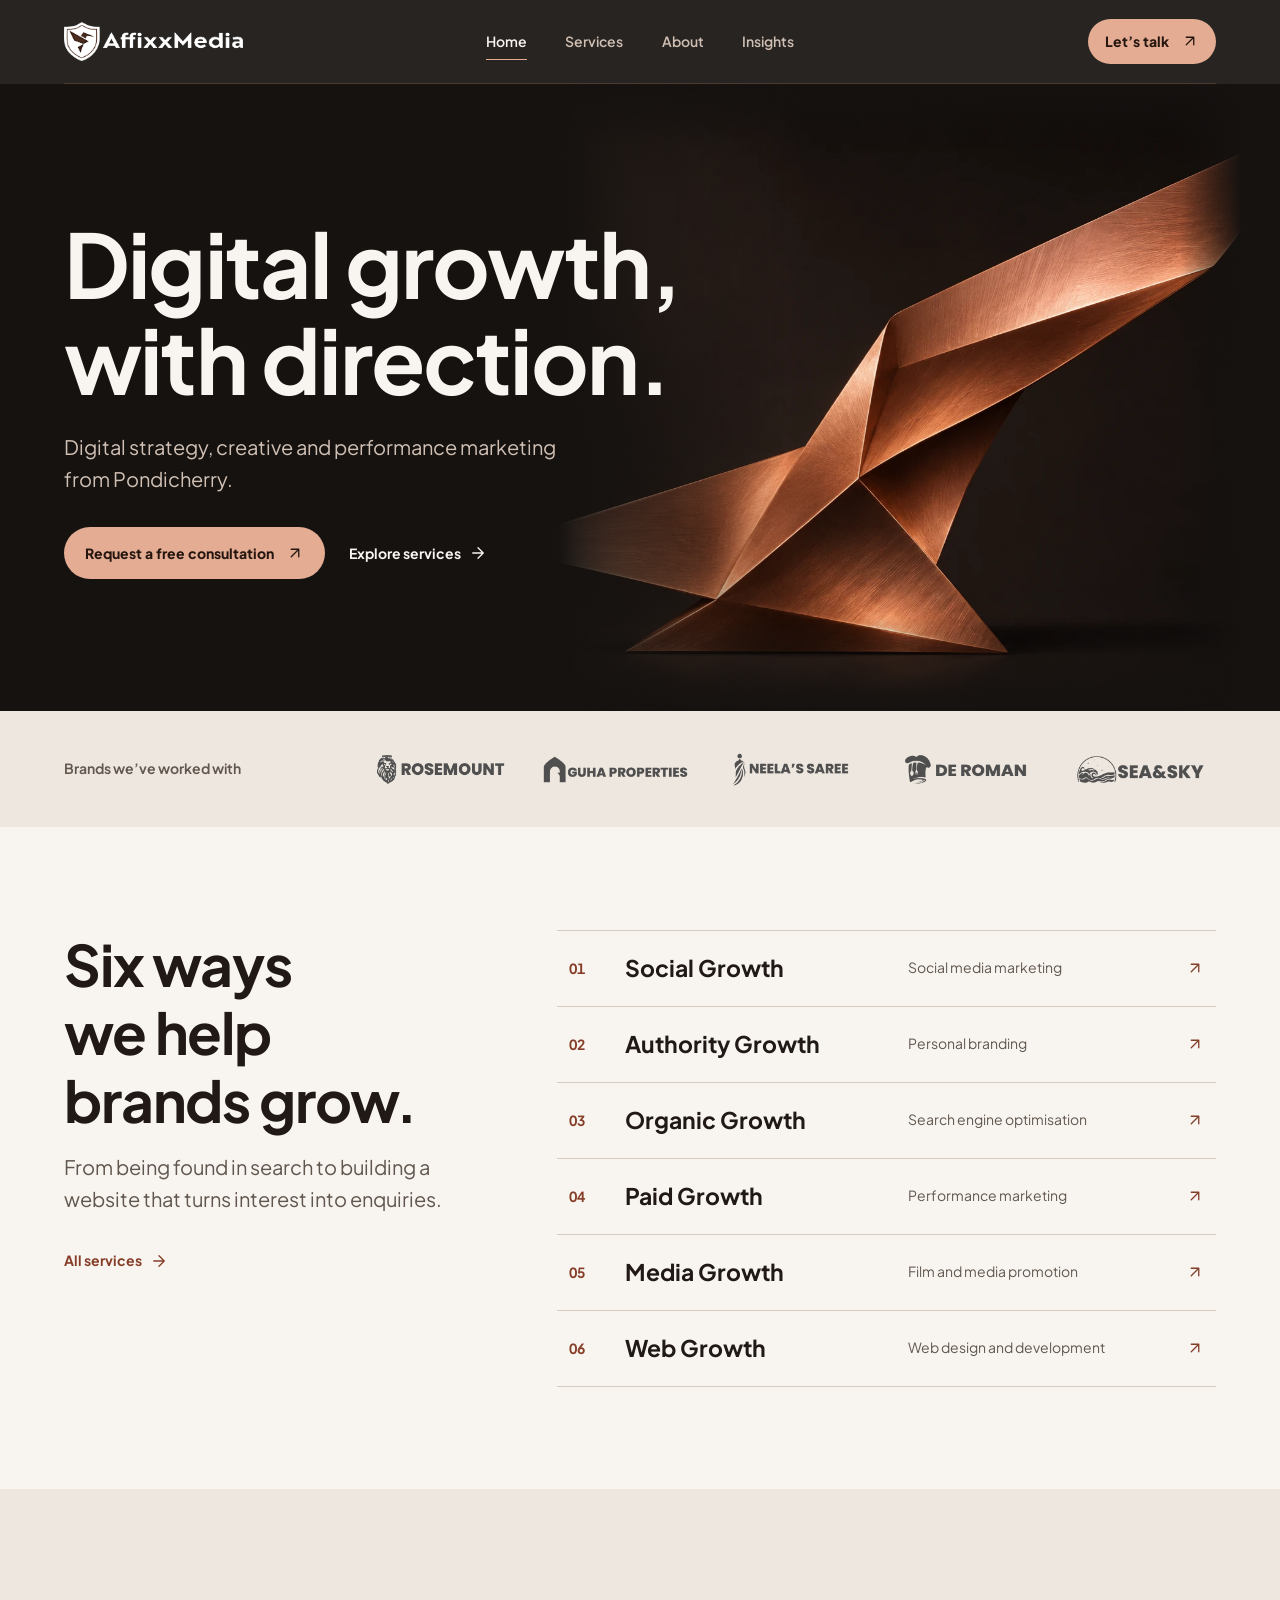
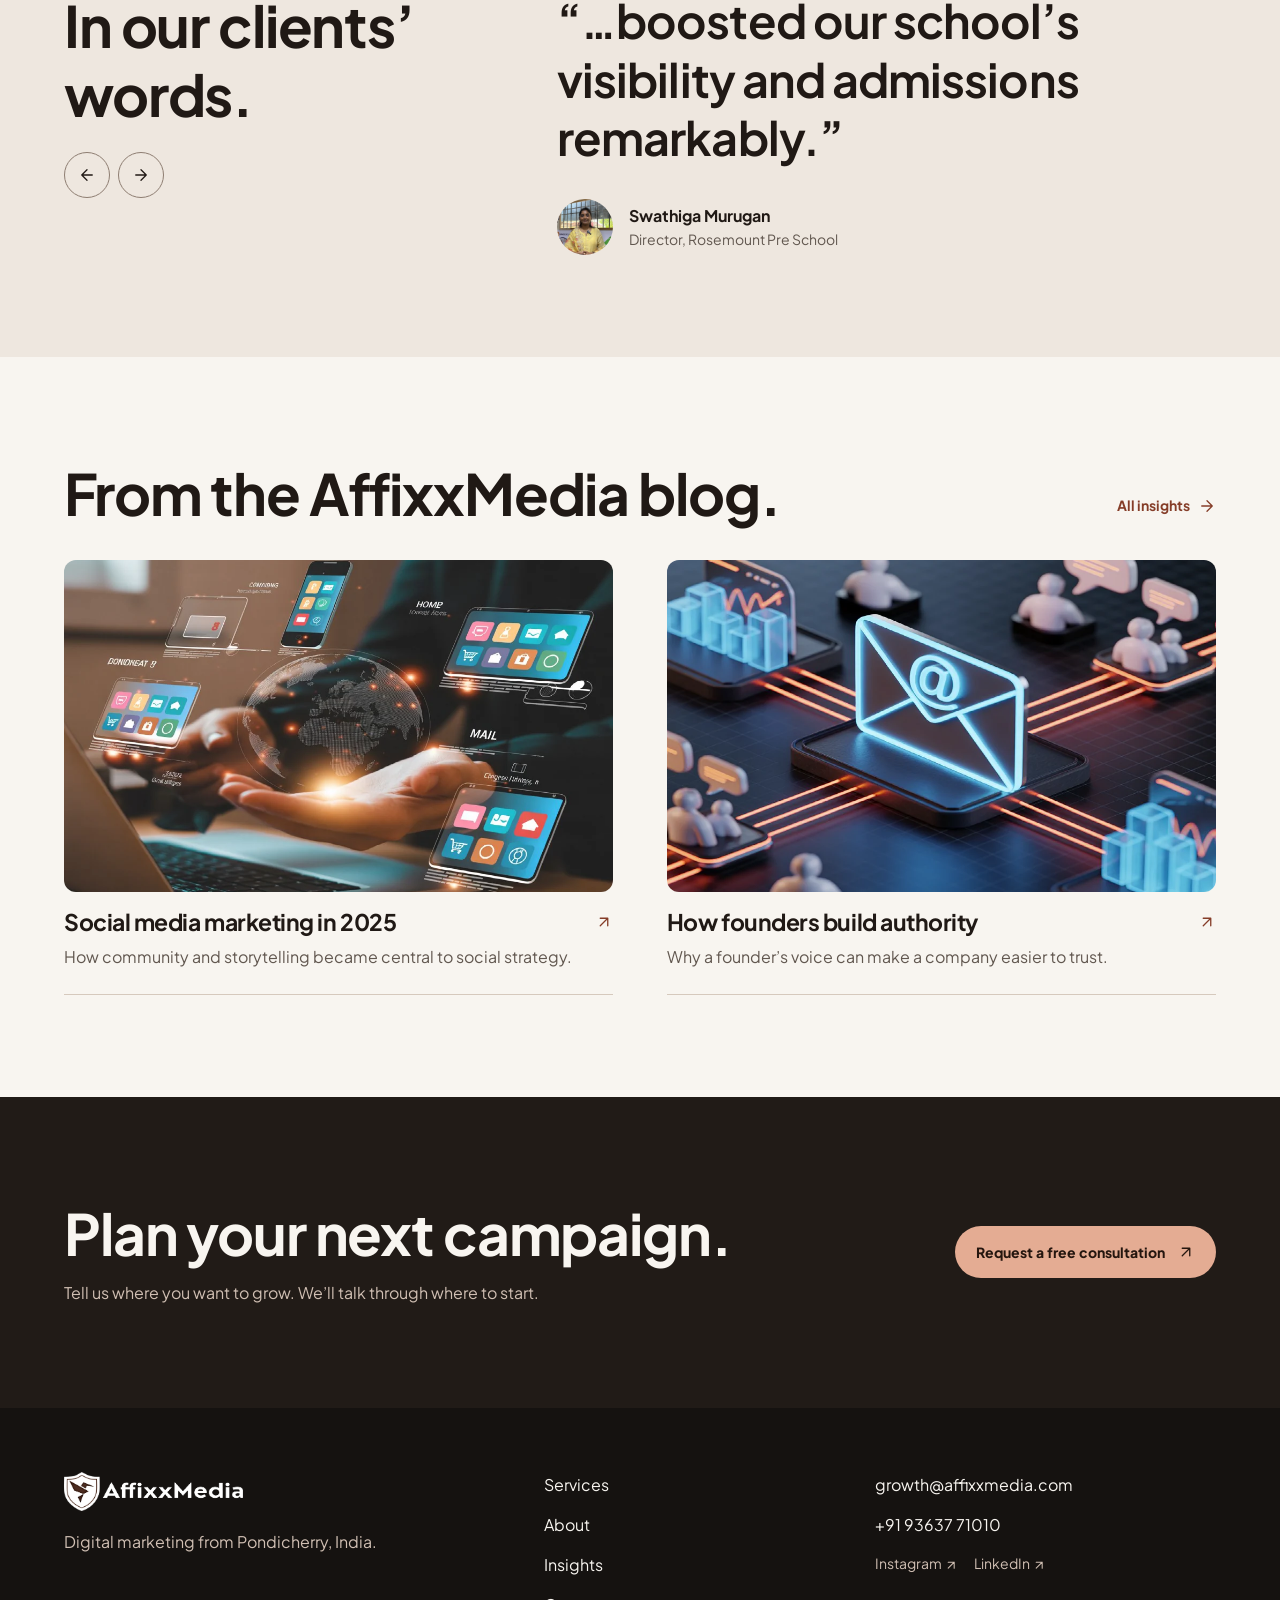
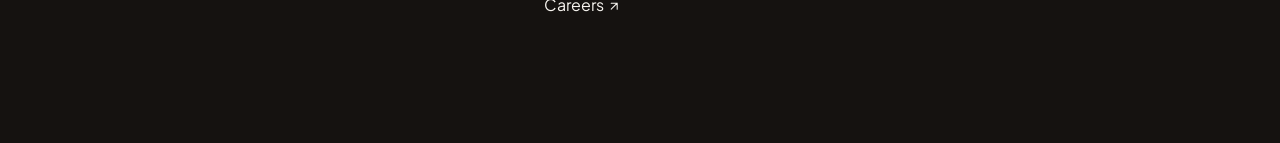
<file: index.html>
<!doctype html>
<html lang="en">
  <head>
    <meta charset="utf-8">
    <meta name="viewport" content="width=device-width, initial-scale=1">
    <meta name="description" content="AffixxMedia is a digital marketing agency in Pondicherry. Explore social, organic, paid, authority, media and web growth services.">
    <meta name="theme-color" content="#151210">
    <title>AffixxMedia | Digital growth, with direction</title>
    <link rel="icon" href="assets/favicon.ico">
    <link rel="stylesheet" href="styles.css">
    <script src="site.js" defer></script>
  </head>
  <body class="page-index">
    <a class="skip-link" href="#main">Skip to content</a>
    <header class="site-header">
      <div class="wrap header-inner">
        <a class="brand" href="index.html" aria-label="AffixxMedia home"><img src="assets/footer-logo.png" alt="AffixxMedia" width="511" height="111"></a>
        <nav class="desktop-nav" aria-label="Main navigation"><a href="index.html" aria-current="page">Home</a><a href="services.html">Services</a><a href="about.html">About</a><a href="insights.html">Insights</a></nav>
        <a class="button button-nav" href="contact.html">Let’s talk <svg class="icon" xmlns="http://www.w3.org/2000/svg" width="24" height="24" viewBox="0 0 24 24" fill="none" stroke="currentColor" stroke-width="1.75" stroke-linecap="round" stroke-linejoin="round" aria-hidden="true"><path d="M7 17 17 7M7 7h10v10"/></path></svg></a>
        <details class="mobile-menu">
          <summary><span>Menu</span><svg class="icon menu-icon" xmlns="http://www.w3.org/2000/svg" width="24" height="24" viewBox="0 0 24 24" fill="none" stroke="currentColor" stroke-width="1.75" stroke-linecap="round" stroke-linejoin="round" aria-hidden="true"><path d="M4 8h16M4 16h16"/></path></svg><svg class="icon close-icon" xmlns="http://www.w3.org/2000/svg" width="24" height="24" viewBox="0 0 24 24" fill="none" stroke="currentColor" stroke-width="1.75" stroke-linecap="round" stroke-linejoin="round" aria-hidden="true"><path d="m18 6-12 12M6 6l12 12"/></path></svg></summary>
          <nav aria-label="Mobile navigation"><a href="index.html" aria-current="page">Home</a><a href="services.html">Services</a><a href="about.html">About</a><a href="insights.html">Insights</a><a class="button" href="contact.html">Let’s talk <svg class="icon" xmlns="http://www.w3.org/2000/svg" width="24" height="24" viewBox="0 0 24 24" fill="none" stroke="currentColor" stroke-width="1.75" stroke-linecap="round" stroke-linejoin="round" aria-hidden="true"><path d="M7 17 17 7M7 7h10v10"/></path></svg></a></nav>
        </details>
      </div>
    </header>
    <main id="main">
      <section class="home-hero" aria-labelledby="home-heading">
        <div class="wrap stage-inner">
          <div class="stage-copy">
            <h1 id="home-heading">Digital growth,<br class="desktop-break"> with direction.</h1>
            <p>Digital strategy, creative and performance marketing from Pondicherry.</p>
            <div class="actions"><a class="button" href="contact.html">Request a free consultation <svg class="icon" xmlns="http://www.w3.org/2000/svg" width="24" height="24" viewBox="0 0 24 24" fill="none" stroke="currentColor" stroke-width="1.75" stroke-linecap="round" stroke-linejoin="round" aria-hidden="true"><path d="M7 17 17 7M7 7h10v10"/></path></svg></a><a class="text-link" href="services.html">Explore services <svg class="icon" xmlns="http://www.w3.org/2000/svg" width="24" height="24" viewBox="0 0 24 24" fill="none" stroke="currentColor" stroke-width="1.75" stroke-linecap="round" stroke-linejoin="round" aria-hidden="true"><path d="M5 12h14m-7-7 7 7-7 7"/></path></svg></a></div>
          </div>
          <div class="hero-art">
            <img src="assets/copper-hero.webp" alt="" width="1536" height="1024" fetchpriority="high">
          </div>
        </div>
      </section>
      <section class="client-band" aria-labelledby="clients-heading">
        <div class="wrap client-inner">
          <h2 id="clients-heading">Brands we’ve worked with</h2>
          <ul class="client-logos">
            <li>
              <img src="assets/rosemount.png" alt="Rosemount Pre School">
            </li>
            <li>
              <img src="assets/guha.png" alt="Guha Properties">
            </li>
            <li>
              <img src="assets/neelas.png" alt="Neela’s Sarees">
            </li>
            <li>
              <img src="assets/de-roman.png" alt="De Roman">
            </li>
            <li>
              <img src="assets/sea-sky.png" alt="Sea & Sky">
            </li>
          </ul>
        </div>
      </section>
      <section class="section" id="services">
        <div class="wrap service-overview">
          <div class="section-intro">
            <h2>Six ways we help brands grow.</h2>
            <p>From being found in search to building a website that turns interest into enquiries.</p>
            <a class="text-link" href="services.html">All services <svg class="icon" xmlns="http://www.w3.org/2000/svg" width="24" height="24" viewBox="0 0 24 24" fill="none" stroke="currentColor" stroke-width="1.75" stroke-linecap="round" stroke-linejoin="round" aria-hidden="true"><path d="M5 12h14m-7-7 7 7-7 7"/></path></svg></a>
          </div>
          <ul class="service-index">
            <li><a class="service-row" href="services.html#social"><span class="service-number">01</span><span class="service-name">Social Growth</span><span class="service-category">Social media marketing</span><svg class="icon" xmlns="http://www.w3.org/2000/svg" width="24" height="24" viewBox="0 0 24 24" fill="none" stroke="currentColor" stroke-width="1.75" stroke-linecap="round" stroke-linejoin="round" aria-hidden="true"><path d="M7 17 17 7M7 7h10v10"/></path></svg></a></li>
            <li><a class="service-row" href="services.html#authority"><span class="service-number">02</span><span class="service-name">Authority Growth</span><span class="service-category">Personal branding</span><svg class="icon" xmlns="http://www.w3.org/2000/svg" width="24" height="24" viewBox="0 0 24 24" fill="none" stroke="currentColor" stroke-width="1.75" stroke-linecap="round" stroke-linejoin="round" aria-hidden="true"><path d="M7 17 17 7M7 7h10v10"/></path></svg></a></li>
            <li><a class="service-row" href="services.html#organic"><span class="service-number">03</span><span class="service-name">Organic Growth</span><span class="service-category">Search engine optimisation</span><svg class="icon" xmlns="http://www.w3.org/2000/svg" width="24" height="24" viewBox="0 0 24 24" fill="none" stroke="currentColor" stroke-width="1.75" stroke-linecap="round" stroke-linejoin="round" aria-hidden="true"><path d="M7 17 17 7M7 7h10v10"/></path></svg></a></li>
            <li><a class="service-row" href="services.html#paid"><span class="service-number">04</span><span class="service-name">Paid Growth</span><span class="service-category">Performance marketing</span><svg class="icon" xmlns="http://www.w3.org/2000/svg" width="24" height="24" viewBox="0 0 24 24" fill="none" stroke="currentColor" stroke-width="1.75" stroke-linecap="round" stroke-linejoin="round" aria-hidden="true"><path d="M7 17 17 7M7 7h10v10"/></path></svg></a></li>
            <li><a class="service-row" href="services.html#media"><span class="service-number">05</span><span class="service-name">Media Growth</span><span class="service-category">Film and media promotion</span><svg class="icon" xmlns="http://www.w3.org/2000/svg" width="24" height="24" viewBox="0 0 24 24" fill="none" stroke="currentColor" stroke-width="1.75" stroke-linecap="round" stroke-linejoin="round" aria-hidden="true"><path d="M7 17 17 7M7 7h10v10"/></path></svg></a></li>
            <li><a class="service-row" href="services.html#web"><span class="service-number">06</span><span class="service-name">Web Growth</span><span class="service-category">Web design and development</span><svg class="icon" xmlns="http://www.w3.org/2000/svg" width="24" height="24" viewBox="0 0 24 24" fill="none" stroke="currentColor" stroke-width="1.75" stroke-linecap="round" stroke-linejoin="round" aria-hidden="true"><path d="M7 17 17 7M7 7h10v10"/></path></svg></a></li>
          </ul>
        </div>
      </section>
      <section class="section proof-section" aria-labelledby="proof-heading">
        <div class="wrap proof-inner">
          <div class="proof-intro">
            <h2 id="proof-heading">In our clients’ words.</h2>
            <div class="quote-controls" hidden><button type="button" class="round-button" data-quote-step="-1" aria-label="Previous testimonial"><svg class="icon" xmlns="http://www.w3.org/2000/svg" width="24" height="24" viewBox="0 0 24 24" fill="none" stroke="currentColor" stroke-width="1.75" stroke-linecap="round" stroke-linejoin="round" aria-hidden="true"><path d="M19 12H5m7 7-7-7 7-7"/></path></svg></button><button type="button" class="round-button" data-quote-step="1" aria-label="Next testimonial"><svg class="icon" xmlns="http://www.w3.org/2000/svg" width="24" height="24" viewBox="0 0 24 24" fill="none" stroke="currentColor" stroke-width="1.75" stroke-linecap="round" stroke-linejoin="round" aria-hidden="true"><path d="M5 12h14m-7-7 7 7-7 7"/></path></svg></button></div>
          </div>
          <div class="quote-list" aria-live="polite">
            <figure class="quote">
              <blockquote>
                <p>“…boosted our school’s visibility and admissions remarkably.”</p>
              </blockquote>
              <figcaption>
                <img src="assets/swathiga.jpg" alt="" width="64" height="64" loading="lazy">
                <span><strong>Swathiga Murugan</strong><span>Director, Rosemount Pre School</span></span>
              </figcaption>
            </figure>
            <figure class="quote">
              <blockquote>
                <p>“…greatly enhancing our reach and customer engagement.”</p>
              </blockquote>
              <figcaption>
                <img src="assets/vivek.jpg" alt="" width="64" height="64" loading="lazy">
                <span><strong>Vivek</strong><span>Founder, Pakkiri Pondy Mess</span></span>
              </figcaption>
            </figure>
            <figure class="quote">
              <blockquote>
                <p>“…boosted our brand visibility and sales.”</p>
              </blockquote>
              <figcaption>
                <img src="assets/vidjea.jpg" alt="" width="64" height="64" loading="lazy">
                <span><strong>Vidjealatchoumy</strong><span>Founder, Neela’s Sarees</span></span>
              </figcaption>
            </figure>
          </div>
        </div>
      </section>
      <section class="section">
        <div class="wrap">
          <div class="section-heading">
            <h2>From the AffixxMedia blog.</h2>
            <a class="text-link" href="insights.html">All insights <svg class="icon" xmlns="http://www.w3.org/2000/svg" width="24" height="24" viewBox="0 0 24 24" fill="none" stroke="currentColor" stroke-width="1.75" stroke-linecap="round" stroke-linejoin="round" aria-hidden="true"><path d="M5 12h14m-7-7 7 7-7 7"/></path></svg></a>
          </div>
          <div class="article-grid">
            <article class="article">
              <a class="insight-link" href="https://affixxmedia.com/blog_game_changer.html"><img src="assets/social-insight.webp" width="1000" height="650" alt="" loading="lazy">
              <div class="article-heading">
                <h3>Social media marketing in 2025</h3>
                <svg class="icon" xmlns="http://www.w3.org/2000/svg" width="24" height="24" viewBox="0 0 24 24" fill="none" stroke="currentColor" stroke-width="1.75" stroke-linecap="round" stroke-linejoin="round" aria-hidden="true"><path d="M7 17 17 7M7 7h10v10"/></path></svg>
              </div>
              <p>How community and storytelling became central to social strategy.</p>
              </a>
            </article>
            <article class="article">
              <a class="insight-link" href="https://affixxmedia.com/blog_industry_leaders.html"><img src="assets/branding-insight.webp" width="1000" height="650" alt="" loading="lazy">
              <div class="article-heading">
                <h3>How founders build authority</h3>
                <svg class="icon" xmlns="http://www.w3.org/2000/svg" width="24" height="24" viewBox="0 0 24 24" fill="none" stroke="currentColor" stroke-width="1.75" stroke-linecap="round" stroke-linejoin="round" aria-hidden="true"><path d="M7 17 17 7M7 7h10v10"/></path></svg>
              </div>
              <p>Why a founder’s voice can make a company easier to trust.</p>
              </a>
            </article>
          </div>
        </div>
      </section>
      <section class="contact-band">
        <div class="wrap contact-band-inner">
          <div>
            <h2>Plan your next campaign.</h2>
            <p>Tell us where you want to grow. We’ll talk through where to start.</p>
          </div>
          <a class="button" href="contact.html">Request a free consultation <svg class="icon" xmlns="http://www.w3.org/2000/svg" width="24" height="24" viewBox="0 0 24 24" fill="none" stroke="currentColor" stroke-width="1.75" stroke-linecap="round" stroke-linejoin="round" aria-hidden="true"><path d="M7 17 17 7M7 7h10v10"/></path></svg></a>
        </div>
      </section>
    </main>
    <footer class="site-footer">
      <div class="wrap">
        <div class="footer-main">
          <div>
            <a class="brand" href="index.html" aria-label="AffixxMedia home"><img src="assets/footer-logo.png" alt="AffixxMedia" width="511" height="111"></a>
            <p>Digital marketing from Pondicherry, India.</p>
          </div>
          <nav aria-label="Footer navigation"><a href="services.html">Services</a><a href="about.html">About</a><a href="insights.html">Insights</a><a href="https://affixxmedia.com/careers.html">Careers <svg class="icon" xmlns="http://www.w3.org/2000/svg" width="24" height="24" viewBox="0 0 24 24" fill="none" stroke="currentColor" stroke-width="1.75" stroke-linecap="round" stroke-linejoin="round" aria-hidden="true"><path d="M7 17 17 7M7 7h10v10"/></path></svg></a></nav>
          <div class="footer-reach">
            <a href="mailto:growth@affixxmedia.com">growth@affixxmedia.com</a><a href="tel:+919363771010">+91 93637 71010</a>
            <div class="social-links"><a href="https://www.instagram.com/affixxmedia/">Instagram <svg class="icon" xmlns="http://www.w3.org/2000/svg" width="24" height="24" viewBox="0 0 24 24" fill="none" stroke="currentColor" stroke-width="1.75" stroke-linecap="round" stroke-linejoin="round" aria-hidden="true"><path d="M7 17 17 7M7 7h10v10"/></path></svg></a><a href="https://www.linkedin.com/company/affixxmedia/">LinkedIn <svg class="icon" xmlns="http://www.w3.org/2000/svg" width="24" height="24" viewBox="0 0 24 24" fill="none" stroke="currentColor" stroke-width="1.75" stroke-linecap="round" stroke-linejoin="round" aria-hidden="true"><path d="M7 17 17 7M7 7h10v10"/></path></svg></a></div>
          </div>
        </div>
        <div class="footer-base">
          <span>© AffixxMedia</span>
          <div><a href="https://affixxmedia.com/privacy_policy.html">Privacy</a><a href="https://affixxmedia.com/terms_conditions.html">Terms</a></div>
        </div>
      </div>
    </footer>
  </body>
</html>
</file>
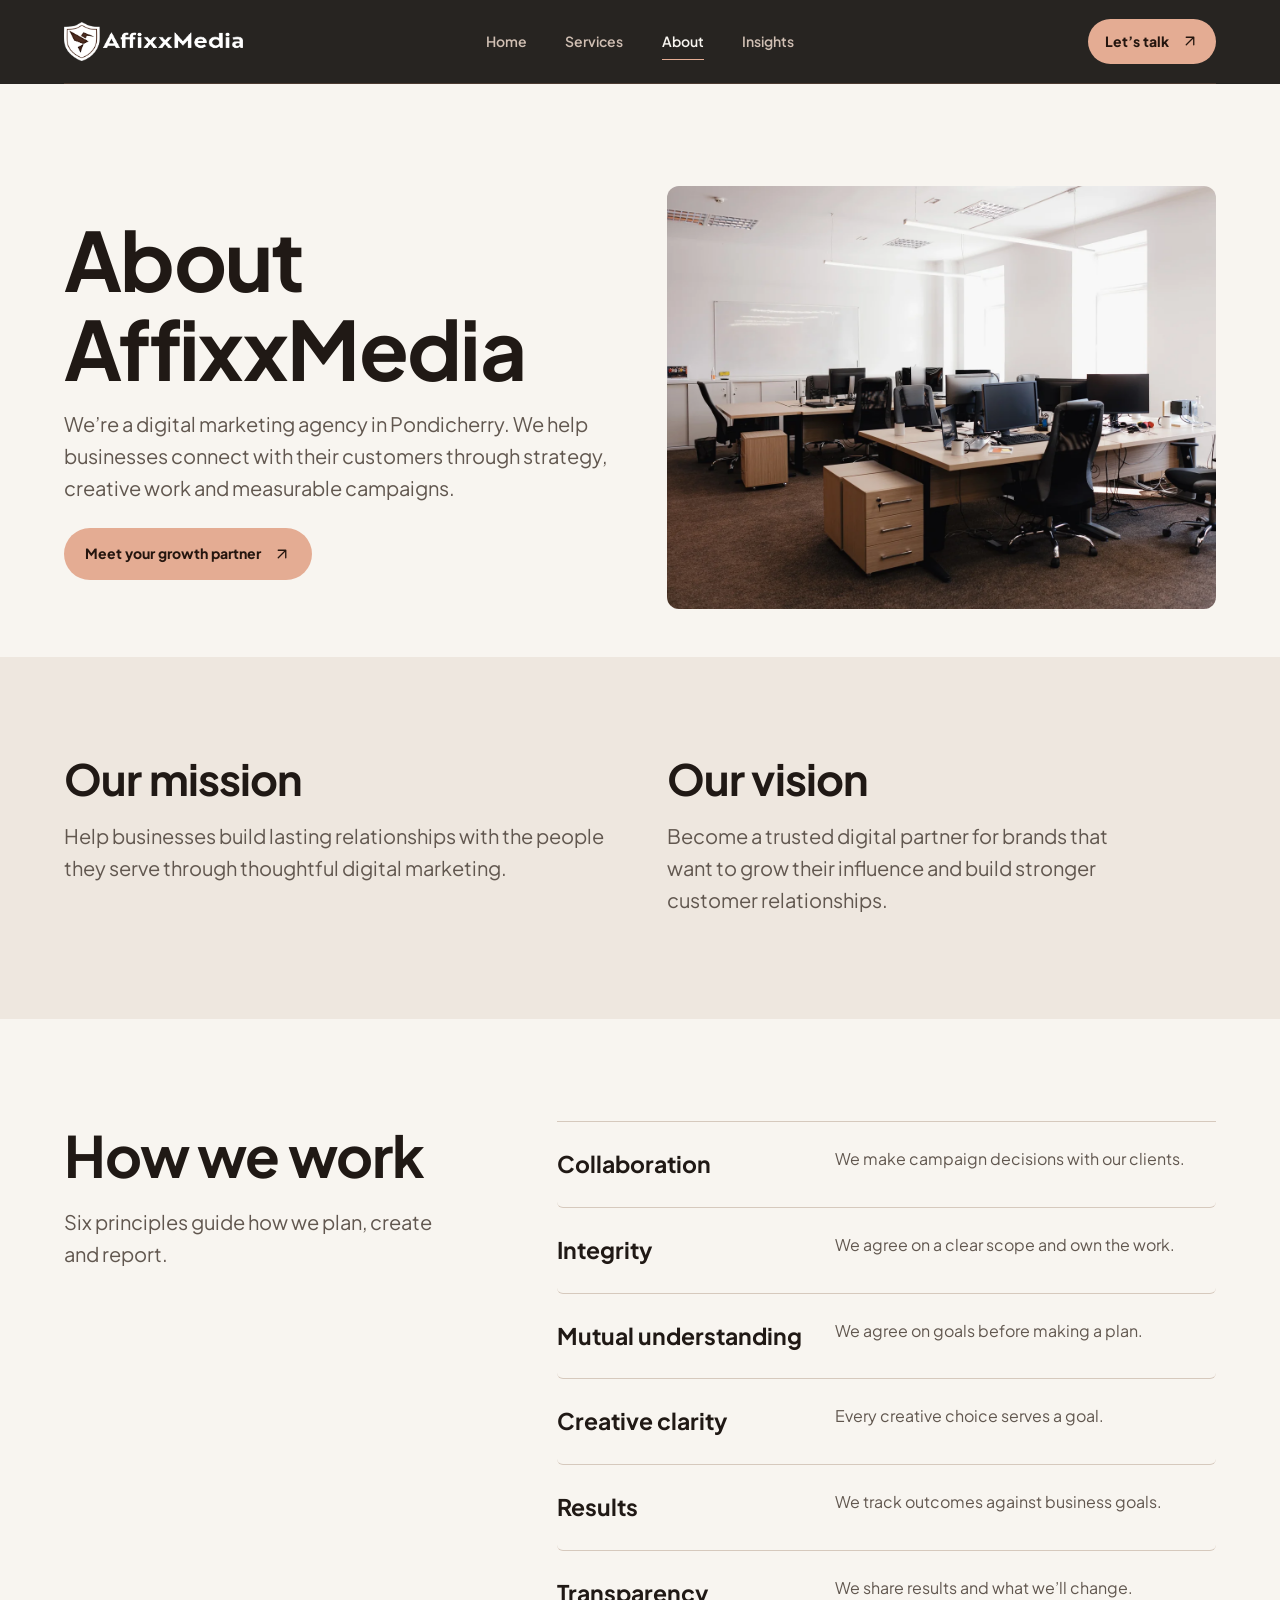
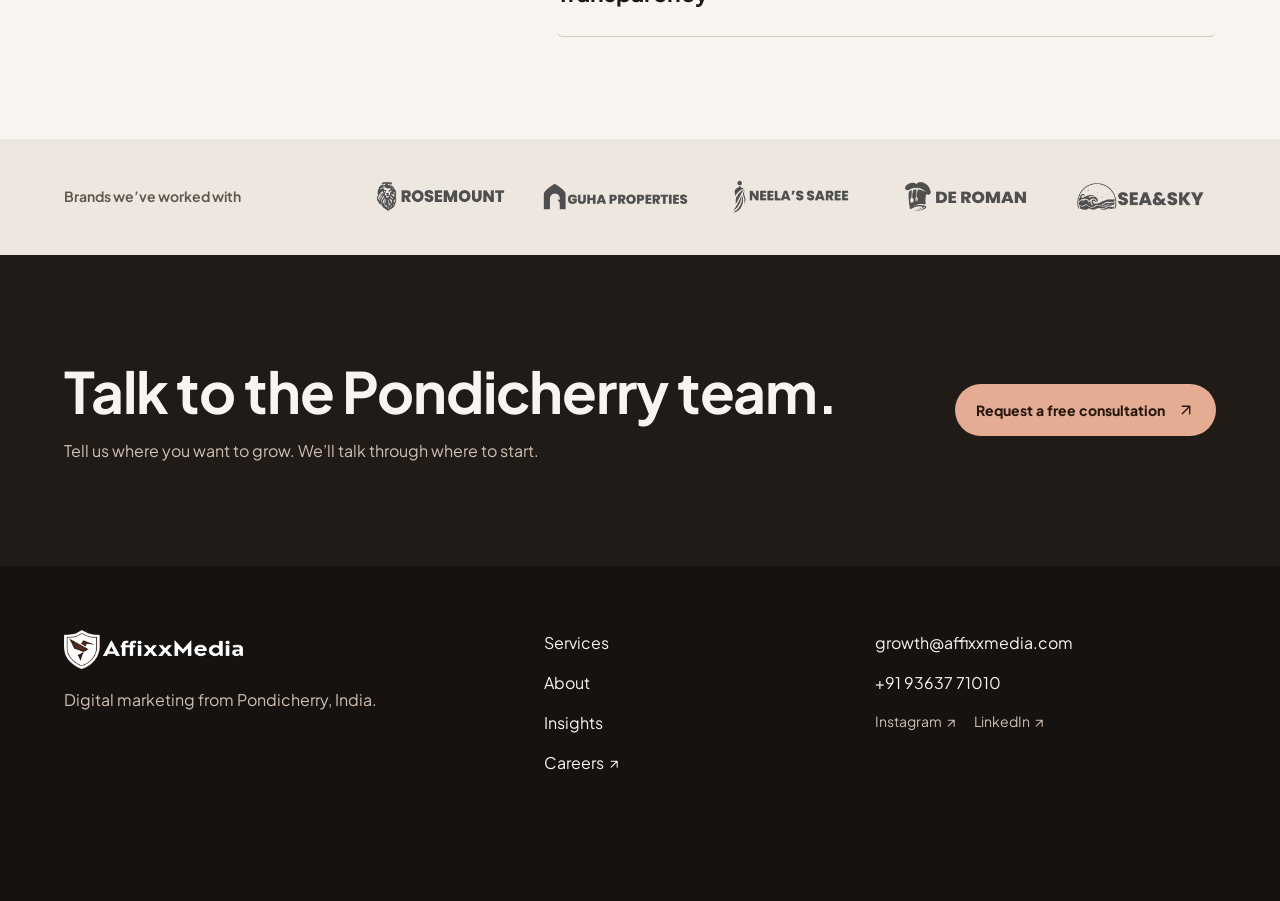
<file: about.html>
<!doctype html>
<html lang="en">
  <head>
    <meta charset="utf-8">
    <meta name="viewport" content="width=device-width, initial-scale=1">
    <meta name="description" content="Get to know AffixxMedia, a digital marketing agency based in Pondicherry, India.">
    <meta name="theme-color" content="#151210">
    <title>About | AffixxMedia</title>
    <link rel="icon" href="assets/favicon.ico">
    <link rel="stylesheet" href="styles.css">
    <script src="site.js" defer></script>
  </head>
  <body class="page-about">
    <a class="skip-link" href="#main">Skip to content</a>
    <header class="site-header">
      <div class="wrap header-inner">
        <a class="brand" href="index.html" aria-label="AffixxMedia home"><img src="assets/footer-logo.png" alt="AffixxMedia" width="511" height="111"></a>
        <nav class="desktop-nav" aria-label="Main navigation"><a href="index.html">Home</a><a href="services.html">Services</a><a href="about.html" aria-current="page">About</a><a href="insights.html">Insights</a></nav>
        <a class="button button-nav" href="contact.html">Let’s talk <svg class="icon" xmlns="http://www.w3.org/2000/svg" width="24" height="24" viewBox="0 0 24 24" fill="none" stroke="currentColor" stroke-width="1.75" stroke-linecap="round" stroke-linejoin="round" aria-hidden="true"><path d="M7 17 17 7M7 7h10v10"/></path></svg></a>
        <details class="mobile-menu">
          <summary><span>Menu</span><svg class="icon menu-icon" xmlns="http://www.w3.org/2000/svg" width="24" height="24" viewBox="0 0 24 24" fill="none" stroke="currentColor" stroke-width="1.75" stroke-linecap="round" stroke-linejoin="round" aria-hidden="true"><path d="M4 8h16M4 16h16"/></path></svg><svg class="icon close-icon" xmlns="http://www.w3.org/2000/svg" width="24" height="24" viewBox="0 0 24 24" fill="none" stroke="currentColor" stroke-width="1.75" stroke-linecap="round" stroke-linejoin="round" aria-hidden="true"><path d="m18 6-12 12M6 6l12 12"/></path></svg></summary>
          <nav aria-label="Mobile navigation"><a href="index.html">Home</a><a href="services.html">Services</a><a href="about.html" aria-current="page">About</a><a href="insights.html">Insights</a><a class="button" href="contact.html">Let’s talk <svg class="icon" xmlns="http://www.w3.org/2000/svg" width="24" height="24" viewBox="0 0 24 24" fill="none" stroke="currentColor" stroke-width="1.75" stroke-linecap="round" stroke-linejoin="round" aria-hidden="true"><path d="M7 17 17 7M7 7h10v10"/></path></svg></a></nav>
        </details>
      </div>
    </header>
    <main id="main">
      <section class="section about-hero">
        <div class="wrap about-grid">
          <div>
            <h1>About AffixxMedia</h1>
            <p>We’re a digital marketing agency in Pondicherry. We help businesses connect with their customers through strategy, creative work and measurable campaigns.</p>
            <a class="button" href="contact.html">Meet your growth partner <svg class="icon" xmlns="http://www.w3.org/2000/svg" width="24" height="24" viewBox="0 0 24 24" fill="none" stroke="currentColor" stroke-width="1.75" stroke-linecap="round" stroke-linejoin="round" aria-hidden="true"><path d="M7 17 17 7M7 7h10v10"/></path></svg></a>
          </div>
          <figure>
            <img src="assets/about.webp" width="1400" height="1007" alt="Desks and screens in a bright workspace" fetchpriority="high">
          </figure>
        </div>
      </section>
      <section class="section mission-section">
        <div class="wrap mission-grid">
          <div>
            <h2>Our mission</h2>
            <p>Help businesses build lasting relationships with the people they serve through thoughtful digital marketing.</p>
          </div>
          <div>
            <h2>Our vision</h2>
            <p>Become a trusted digital partner for brands that want to grow their influence and build stronger customer relationships.</p>
          </div>
        </div>
      </section>
      <section class="section">
        <div class="wrap values-grid">
          <div class="section-intro">
            <h2>How we work</h2>
            <p>Six principles guide how we plan, create and report.</p>
          </div>
          <dl class="values-list">
            <div>
              <dt>Collaboration</dt>
              <dd>We make campaign decisions with our clients.</dd>
            </div>
            <div>
              <dt>Integrity</dt>
              <dd>We agree on a clear scope and own the work.</dd>
            </div>
            <div>
              <dt>Mutual understanding</dt>
              <dd>We agree on goals before making a plan.</dd>
            </div>
            <div>
              <dt>Creative clarity</dt>
              <dd>Every creative choice serves a goal.</dd>
            </div>
            <div>
              <dt>Results</dt>
              <dd>We track outcomes against business goals.</dd>
            </div>
            <div>
              <dt>Transparency</dt>
              <dd>We share results and what we’ll change.</dd>
            </div>
          </dl>
        </div>
      </section>
      <section class="client-band" aria-labelledby="clients-heading">
        <div class="wrap client-inner">
          <h2 id="clients-heading">Brands we’ve worked with</h2>
          <ul class="client-logos">
            <li>
              <img src="assets/rosemount.png" alt="Rosemount Pre School">
            </li>
            <li>
              <img src="assets/guha.png" alt="Guha Properties">
            </li>
            <li>
              <img src="assets/neelas.png" alt="Neela’s Sarees">
            </li>
            <li>
              <img src="assets/de-roman.png" alt="De Roman">
            </li>
            <li>
              <img src="assets/sea-sky.png" alt="Sea & Sky">
            </li>
          </ul>
        </div>
      </section>
      <section class="contact-band">
        <div class="wrap contact-band-inner">
          <div>
            <h2>Talk to the Pondicherry team.</h2>
            <p>Tell us where you want to grow. We’ll talk through where to start.</p>
          </div>
          <a class="button" href="contact.html">Request a free consultation <svg class="icon" xmlns="http://www.w3.org/2000/svg" width="24" height="24" viewBox="0 0 24 24" fill="none" stroke="currentColor" stroke-width="1.75" stroke-linecap="round" stroke-linejoin="round" aria-hidden="true"><path d="M7 17 17 7M7 7h10v10"/></path></svg></a>
        </div>
      </section>
    </main>
    <footer class="site-footer">
      <div class="wrap">
        <div class="footer-main">
          <div>
            <a class="brand" href="index.html" aria-label="AffixxMedia home"><img src="assets/footer-logo.png" alt="AffixxMedia" width="511" height="111"></a>
            <p>Digital marketing from Pondicherry, India.</p>
          </div>
          <nav aria-label="Footer navigation"><a href="services.html">Services</a><a href="about.html">About</a><a href="insights.html">Insights</a><a href="https://affixxmedia.com/careers.html">Careers <svg class="icon" xmlns="http://www.w3.org/2000/svg" width="24" height="24" viewBox="0 0 24 24" fill="none" stroke="currentColor" stroke-width="1.75" stroke-linecap="round" stroke-linejoin="round" aria-hidden="true"><path d="M7 17 17 7M7 7h10v10"/></path></svg></a></nav>
          <div class="footer-reach">
            <a href="mailto:growth@affixxmedia.com">growth@affixxmedia.com</a><a href="tel:+919363771010">+91 93637 71010</a>
            <div class="social-links"><a href="https://www.instagram.com/affixxmedia/">Instagram <svg class="icon" xmlns="http://www.w3.org/2000/svg" width="24" height="24" viewBox="0 0 24 24" fill="none" stroke="currentColor" stroke-width="1.75" stroke-linecap="round" stroke-linejoin="round" aria-hidden="true"><path d="M7 17 17 7M7 7h10v10"/></path></svg></a><a href="https://www.linkedin.com/company/affixxmedia/">LinkedIn <svg class="icon" xmlns="http://www.w3.org/2000/svg" width="24" height="24" viewBox="0 0 24 24" fill="none" stroke="currentColor" stroke-width="1.75" stroke-linecap="round" stroke-linejoin="round" aria-hidden="true"><path d="M7 17 17 7M7 7h10v10"/></path></svg></a></div>
          </div>
        </div>
        <div class="footer-base">
          <span>© AffixxMedia</span>
          <div><a href="https://affixxmedia.com/privacy_policy.html">Privacy</a><a href="https://affixxmedia.com/terms_conditions.html">Terms</a></div>
        </div>
      </div>
    </footer>
  </body>
</html>
</file>
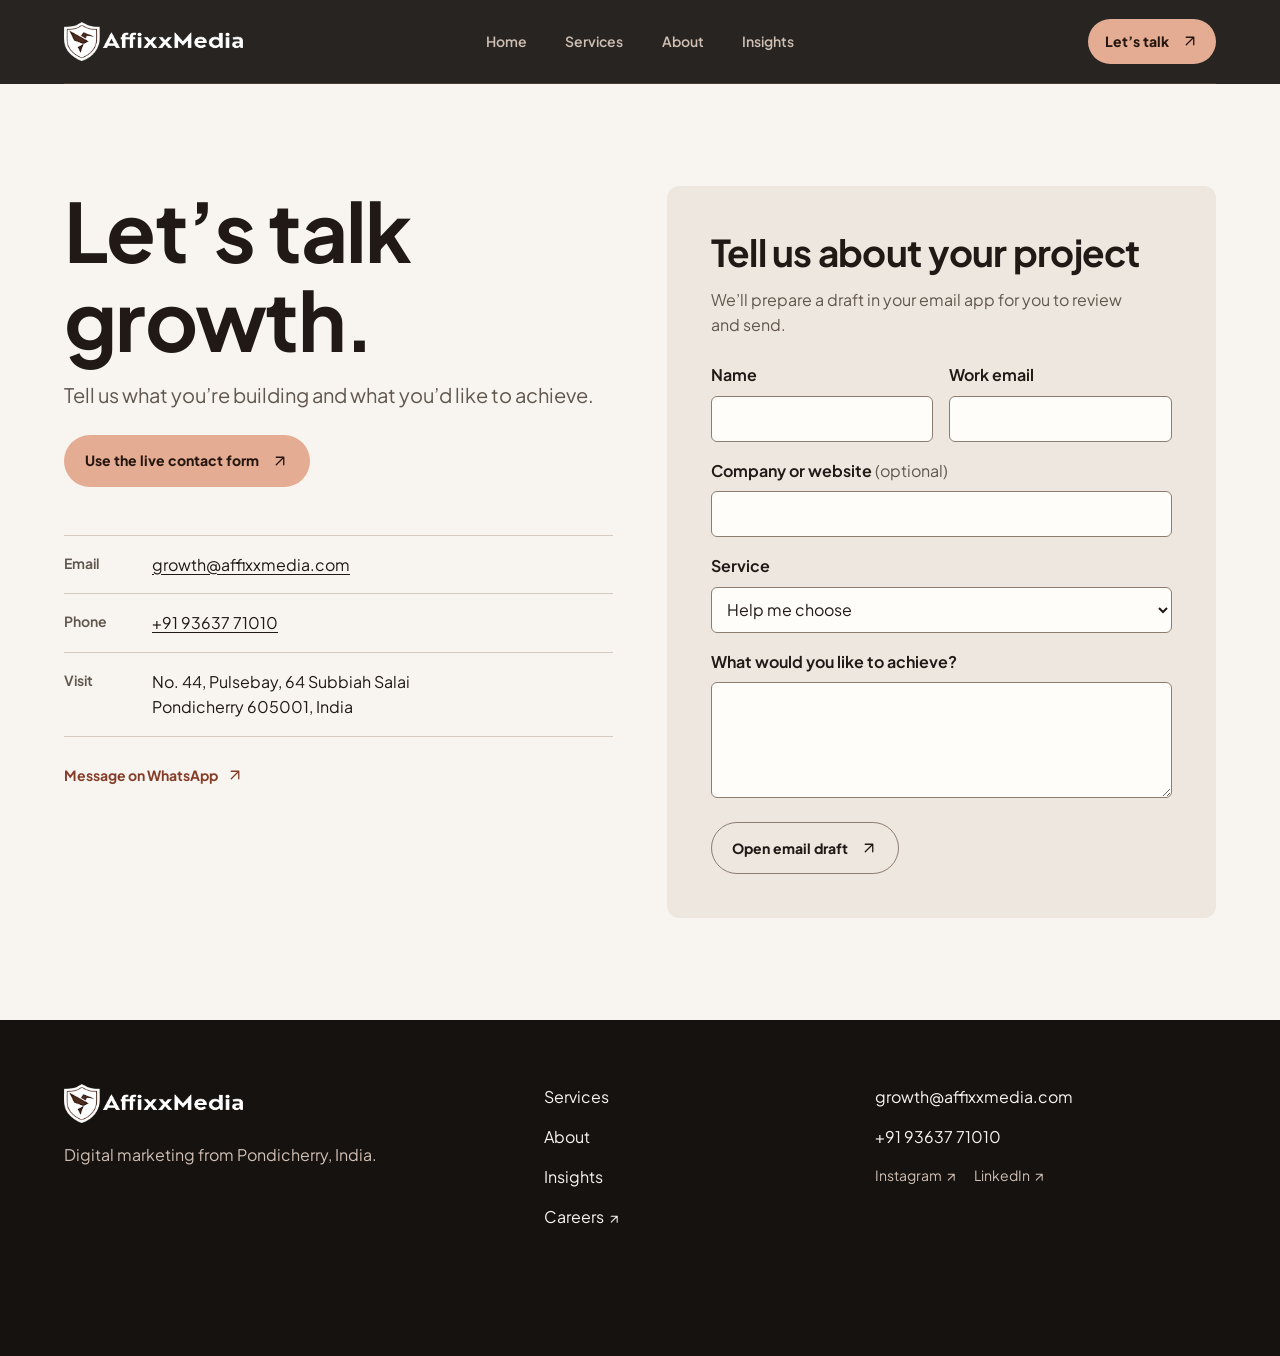
<file: contact.html>
<!doctype html>
<html lang="en">
  <head>
    <meta charset="utf-8">
    <meta name="viewport" content="width=device-width, initial-scale=1">
    <meta name="description" content="Contact AffixxMedia in Pondicherry by email, phone or WhatsApp, or prepare a project enquiry.">
    <meta name="theme-color" content="#151210">
    <title>Contact | AffixxMedia</title>
    <link rel="icon" href="assets/favicon.ico">
    <link rel="stylesheet" href="styles.css">
    <script src="site.js" defer></script>
  </head>
  <body class="page-contact">
    <a class="skip-link" href="#main">Skip to content</a>
    <header class="site-header">
      <div class="wrap header-inner">
        <a class="brand" href="index.html" aria-label="AffixxMedia home"><img src="assets/footer-logo.png" alt="AffixxMedia" width="511" height="111"></a>
        <nav class="desktop-nav" aria-label="Main navigation"><a href="index.html">Home</a><a href="services.html">Services</a><a href="about.html">About</a><a href="insights.html">Insights</a></nav>
        <a class="button button-nav" href="contact.html">Let’s talk <svg class="icon" xmlns="http://www.w3.org/2000/svg" width="24" height="24" viewBox="0 0 24 24" fill="none" stroke="currentColor" stroke-width="1.75" stroke-linecap="round" stroke-linejoin="round" aria-hidden="true"><path d="M7 17 17 7M7 7h10v10"/></path></svg></a>
        <details class="mobile-menu">
          <summary><span>Menu</span><svg class="icon menu-icon" xmlns="http://www.w3.org/2000/svg" width="24" height="24" viewBox="0 0 24 24" fill="none" stroke="currentColor" stroke-width="1.75" stroke-linecap="round" stroke-linejoin="round" aria-hidden="true"><path d="M4 8h16M4 16h16"/></path></svg><svg class="icon close-icon" xmlns="http://www.w3.org/2000/svg" width="24" height="24" viewBox="0 0 24 24" fill="none" stroke="currentColor" stroke-width="1.75" stroke-linecap="round" stroke-linejoin="round" aria-hidden="true"><path d="m18 6-12 12M6 6l12 12"/></path></svg></summary>
          <nav aria-label="Mobile navigation"><a href="index.html">Home</a><a href="services.html">Services</a><a href="about.html">About</a><a href="insights.html">Insights</a><a class="button" href="contact.html">Let’s talk <svg class="icon" xmlns="http://www.w3.org/2000/svg" width="24" height="24" viewBox="0 0 24 24" fill="none" stroke="currentColor" stroke-width="1.75" stroke-linecap="round" stroke-linejoin="round" aria-hidden="true"><path d="M7 17 17 7M7 7h10v10"/></path></svg></a></nav>
        </details>
      </div>
    </header>
    <main id="main">
      <section class="section contact-section">
        <div class="wrap contact-grid">
          <div class="contact-intro">
            <h1>Let’s talk growth.</h1>
            <p>Tell us what you’re building and what you’d like to achieve.</p>
            <a class="button" href="https://affixxmedia.com/contact.html">Use the live contact form <svg class="icon" xmlns="http://www.w3.org/2000/svg" width="24" height="24" viewBox="0 0 24 24" fill="none" stroke="currentColor" stroke-width="1.75" stroke-linecap="round" stroke-linejoin="round" aria-hidden="true"><path d="M7 17 17 7M7 7h10v10"/></path></svg></a>
            <dl class="contact-list">
              <div>
                <dt>Email</dt>
                <dd><a href="mailto:growth@affixxmedia.com">growth@affixxmedia.com</a></dd>
              </div>
              <div>
                <dt>Phone</dt>
                <dd><a href="tel:+919363771010">+91 93637 71010</a></dd>
              </div>
              <div>
                <dt>Visit</dt>
                <dd>No. 44, Pulsebay, 64 Subbiah Salai<br>Pondicherry 605001, India</dd>
              </div>
            </dl>
            <a class="text-link" href="https://wa.me/919363771010?text=Hi%20AffixxMedia%2C%20I%27d%20like%20to%20know%20more%20about%20your%20marketing%20services">Message on WhatsApp <svg class="icon" xmlns="http://www.w3.org/2000/svg" width="24" height="24" viewBox="0 0 24 24" fill="none" stroke="currentColor" stroke-width="1.75" stroke-linecap="round" stroke-linejoin="round" aria-hidden="true"><path d="M7 17 17 7M7 7h10v10"/></path></svg></a>
          </div>
          <div class="contact-panel">
            <h2>Tell us about your project</h2>
            <p id="draft-help">We’ll prepare a draft in your email app for you to review and send.</p>
            <form class="enquiry-form" action="mailto:growth@affixxmedia.com" method="post" enctype="text/plain" aria-describedby="draft-help">
              <div class="form-pair">
                <label>Name<input name="name" autocomplete="name" required maxlength="100"></label>
                <label>Work email<input type="email" name="email" autocomplete="email" required maxlength="180"></label>
              </div>
              <label>Company or website <span>(optional)</span><input name="company" autocomplete="organization" maxlength="160"></label>
              <label>
                Service
                <select name="service">
                  <option value="">Help me choose</option>
                  <option value="social">Social Growth</option>
                  <option value="authority">Authority Growth</option>
                  <option value="organic">Organic Growth</option>
                  <option value="paid">Paid Growth</option>
                  <option value="media">Media Growth</option>
                  <option value="web">Web Growth</option>
                </select>
              </label>
              <label>
                What would you like to achieve?
                <textarea name="message" rows="4" required maxlength="1500"></textarea>
              </label>
              <button type="submit" class="button button-secondary">Open email draft <svg class="icon" xmlns="http://www.w3.org/2000/svg" width="24" height="24" viewBox="0 0 24 24" fill="none" stroke="currentColor" stroke-width="1.75" stroke-linecap="round" stroke-linejoin="round" aria-hidden="true"><path d="M7 17 17 7M7 7h10v10"/></path></svg></button>
              <p class="draft-note" role="status"></p>
            </form>
          </div>
        </div>
      </section>
    </main>
    <footer class="site-footer">
      <div class="wrap">
        <div class="footer-main">
          <div>
            <a class="brand" href="index.html" aria-label="AffixxMedia home"><img src="assets/footer-logo.png" alt="AffixxMedia" width="511" height="111"></a>
            <p>Digital marketing from Pondicherry, India.</p>
          </div>
          <nav aria-label="Footer navigation"><a href="services.html">Services</a><a href="about.html">About</a><a href="insights.html">Insights</a><a href="https://affixxmedia.com/careers.html">Careers <svg class="icon" xmlns="http://www.w3.org/2000/svg" width="24" height="24" viewBox="0 0 24 24" fill="none" stroke="currentColor" stroke-width="1.75" stroke-linecap="round" stroke-linejoin="round" aria-hidden="true"><path d="M7 17 17 7M7 7h10v10"/></path></svg></a></nav>
          <div class="footer-reach">
            <a href="mailto:growth@affixxmedia.com">growth@affixxmedia.com</a><a href="tel:+919363771010">+91 93637 71010</a>
            <div class="social-links"><a href="https://www.instagram.com/affixxmedia/">Instagram <svg class="icon" xmlns="http://www.w3.org/2000/svg" width="24" height="24" viewBox="0 0 24 24" fill="none" stroke="currentColor" stroke-width="1.75" stroke-linecap="round" stroke-linejoin="round" aria-hidden="true"><path d="M7 17 17 7M7 7h10v10"/></path></svg></a><a href="https://www.linkedin.com/company/affixxmedia/">LinkedIn <svg class="icon" xmlns="http://www.w3.org/2000/svg" width="24" height="24" viewBox="0 0 24 24" fill="none" stroke="currentColor" stroke-width="1.75" stroke-linecap="round" stroke-linejoin="round" aria-hidden="true"><path d="M7 17 17 7M7 7h10v10"/></path></svg></a></div>
          </div>
        </div>
        <div class="footer-base">
          <span>© AffixxMedia</span>
          <div><a href="https://affixxmedia.com/privacy_policy.html">Privacy</a><a href="https://affixxmedia.com/terms_conditions.html">Terms</a></div>
        </div>
      </div>
    </footer>
  </body>
</html>
</file>
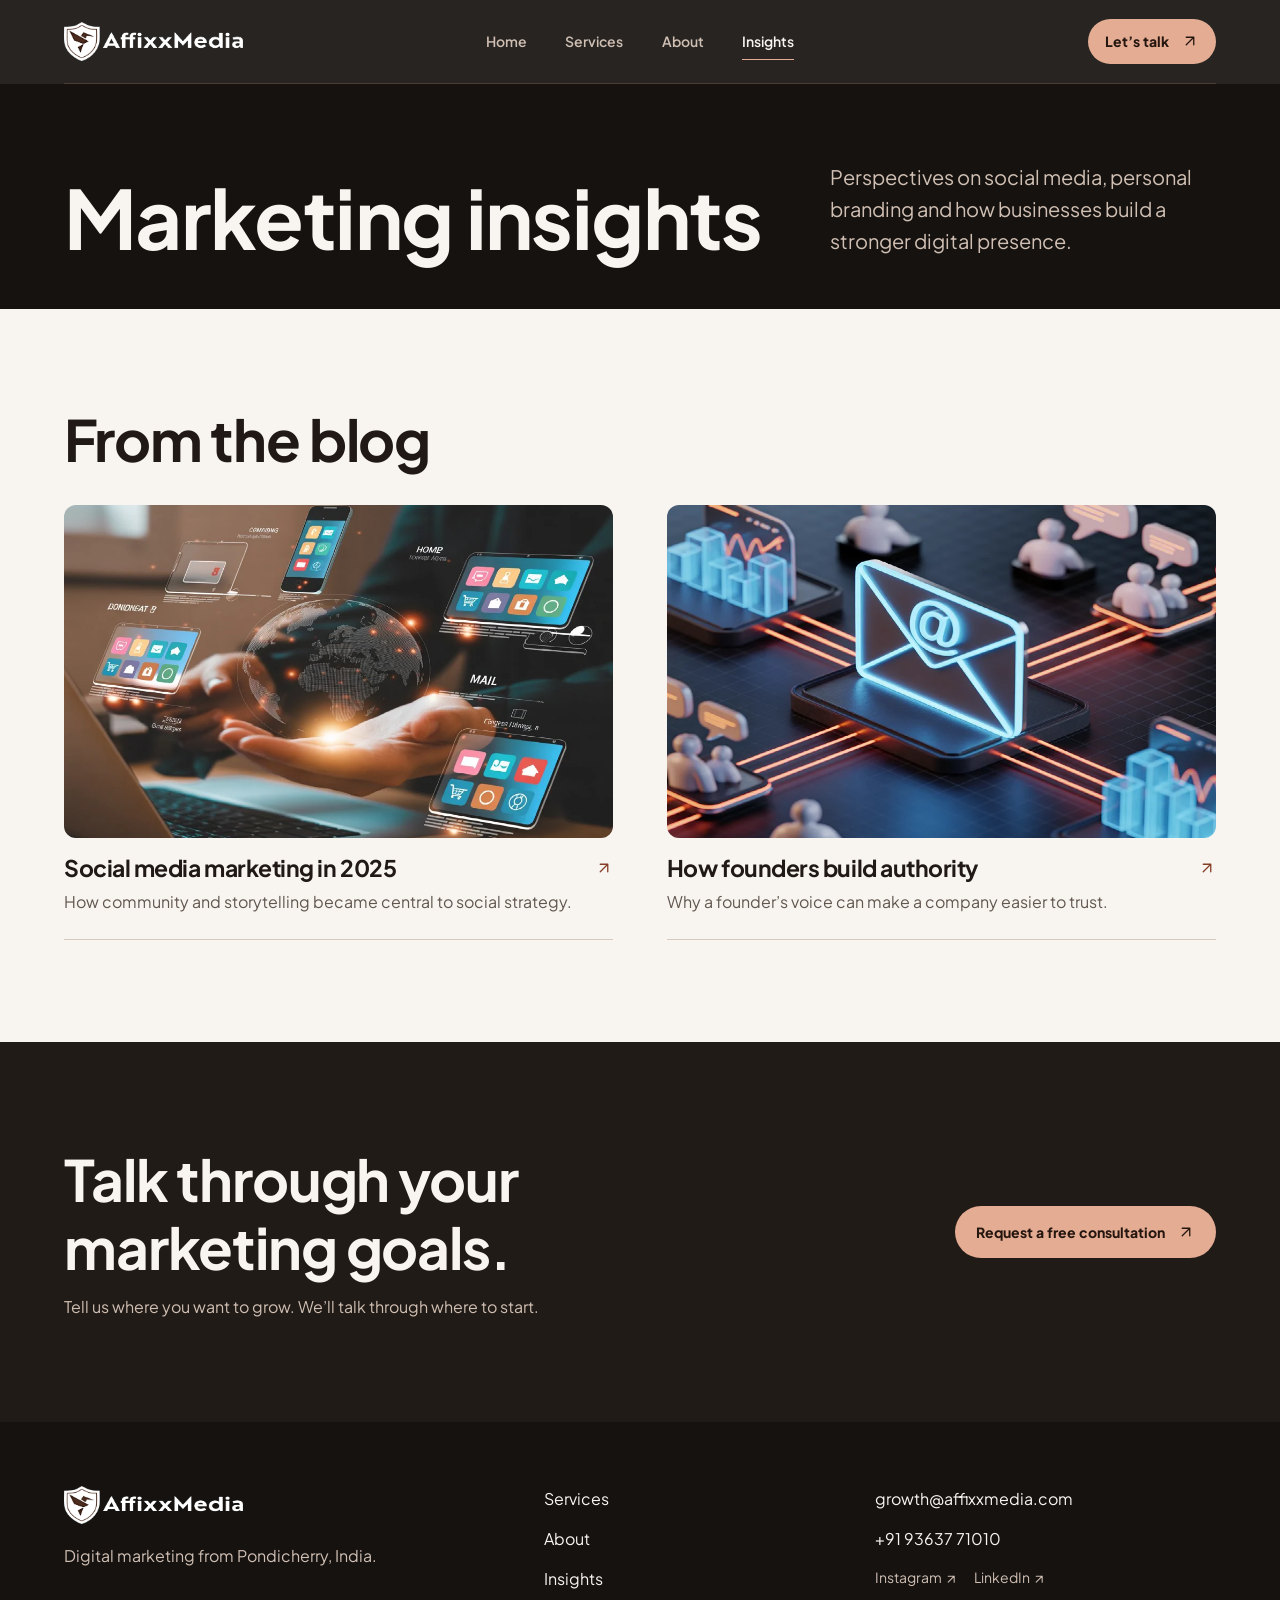
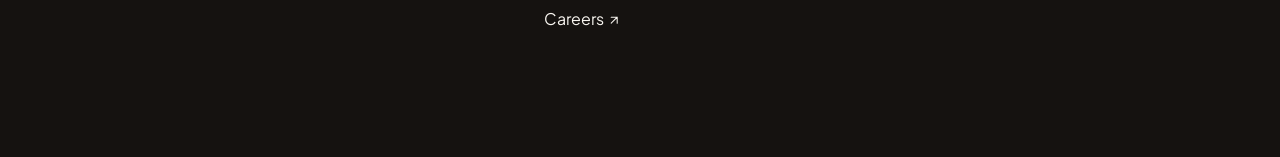
<file: insights.html>
<!doctype html>
<html lang="en">
  <head>
    <meta charset="utf-8">
    <meta name="viewport" content="width=device-width, initial-scale=1">
    <meta name="description" content="Read AffixxMedia’s perspectives on social media marketing and personal branding.">
    <meta name="theme-color" content="#151210">
    <title>Marketing Insights | AffixxMedia</title>
    <link rel="icon" href="assets/favicon.ico">
    <link rel="stylesheet" href="styles.css">
    <script src="site.js" defer></script>
  </head>
  <body class="page-insights">
    <a class="skip-link" href="#main">Skip to content</a>
    <header class="site-header">
      <div class="wrap header-inner">
        <a class="brand" href="index.html" aria-label="AffixxMedia home"><img src="assets/footer-logo.png" alt="AffixxMedia" width="511" height="111"></a>
        <nav class="desktop-nav" aria-label="Main navigation"><a href="index.html">Home</a><a href="services.html">Services</a><a href="about.html">About</a><a href="insights.html" aria-current="page">Insights</a></nav>
        <a class="button button-nav" href="contact.html">Let’s talk <svg class="icon" xmlns="http://www.w3.org/2000/svg" width="24" height="24" viewBox="0 0 24 24" fill="none" stroke="currentColor" stroke-width="1.75" stroke-linecap="round" stroke-linejoin="round" aria-hidden="true"><path d="M7 17 17 7M7 7h10v10"/></path></svg></a>
        <details class="mobile-menu">
          <summary><span>Menu</span><svg class="icon menu-icon" xmlns="http://www.w3.org/2000/svg" width="24" height="24" viewBox="0 0 24 24" fill="none" stroke="currentColor" stroke-width="1.75" stroke-linecap="round" stroke-linejoin="round" aria-hidden="true"><path d="M4 8h16M4 16h16"/></path></svg><svg class="icon close-icon" xmlns="http://www.w3.org/2000/svg" width="24" height="24" viewBox="0 0 24 24" fill="none" stroke="currentColor" stroke-width="1.75" stroke-linecap="round" stroke-linejoin="round" aria-hidden="true"><path d="m18 6-12 12M6 6l12 12"/></path></svg></summary>
          <nav aria-label="Mobile navigation"><a href="index.html">Home</a><a href="services.html">Services</a><a href="about.html">About</a><a href="insights.html" aria-current="page">Insights</a><a class="button" href="contact.html">Let’s talk <svg class="icon" xmlns="http://www.w3.org/2000/svg" width="24" height="24" viewBox="0 0 24 24" fill="none" stroke="currentColor" stroke-width="1.75" stroke-linecap="round" stroke-linejoin="round" aria-hidden="true"><path d="M7 17 17 7M7 7h10v10"/></path></svg></a></nav>
        </details>
      </div>
    </header>
    <main id="main">
      <section class="page-masthead dark-masthead">
        <div class="wrap masthead-inner">
          <h1>Marketing insights</h1>
          <p>Perspectives on social media, personal branding and how businesses build a stronger digital presence.</p>
        </div>
      </section>
      <section class="section insight-index" aria-labelledby="articles-heading">
        <div class="wrap">
          <div class="section-heading">
            <h2 id="articles-heading">From the blog</h2>
          </div>
          <div class="article-grid">
            <article class="article">
              <a class="insight-link" href="https://affixxmedia.com/blog_game_changer.html"><img src="assets/social-insight.webp" width="1000" height="650" alt="" loading="lazy">
              <div class="article-heading">
                <h3>Social media marketing in 2025</h3>
                <svg class="icon" xmlns="http://www.w3.org/2000/svg" width="24" height="24" viewBox="0 0 24 24" fill="none" stroke="currentColor" stroke-width="1.75" stroke-linecap="round" stroke-linejoin="round" aria-hidden="true"><path d="M7 17 17 7M7 7h10v10"/></path></svg>
              </div>
              <p>How community and storytelling became central to social strategy.</p>
              </a>
            </article>
            <article class="article">
              <a class="insight-link" href="https://affixxmedia.com/blog_industry_leaders.html"><img src="assets/branding-insight.webp" width="1000" height="650" alt="" loading="lazy">
              <div class="article-heading">
                <h3>How founders build authority</h3>
                <svg class="icon" xmlns="http://www.w3.org/2000/svg" width="24" height="24" viewBox="0 0 24 24" fill="none" stroke="currentColor" stroke-width="1.75" stroke-linecap="round" stroke-linejoin="round" aria-hidden="true"><path d="M7 17 17 7M7 7h10v10"/></path></svg>
              </div>
              <p>Why a founder’s voice can make a company easier to trust.</p>
              </a>
            </article>
          </div>
        </div>
      </section>
      <section class="contact-band">
        <div class="wrap contact-band-inner">
          <div>
            <h2>Talk through your marketing goals.</h2>
            <p>Tell us where you want to grow. We’ll talk through where to start.</p>
          </div>
          <a class="button" href="contact.html">Request a free consultation <svg class="icon" xmlns="http://www.w3.org/2000/svg" width="24" height="24" viewBox="0 0 24 24" fill="none" stroke="currentColor" stroke-width="1.75" stroke-linecap="round" stroke-linejoin="round" aria-hidden="true"><path d="M7 17 17 7M7 7h10v10"/></path></svg></a>
        </div>
      </section>
    </main>
    <footer class="site-footer">
      <div class="wrap">
        <div class="footer-main">
          <div>
            <a class="brand" href="index.html" aria-label="AffixxMedia home"><img src="assets/footer-logo.png" alt="AffixxMedia" width="511" height="111"></a>
            <p>Digital marketing from Pondicherry, India.</p>
          </div>
          <nav aria-label="Footer navigation"><a href="services.html">Services</a><a href="about.html">About</a><a href="insights.html">Insights</a><a href="https://affixxmedia.com/careers.html">Careers <svg class="icon" xmlns="http://www.w3.org/2000/svg" width="24" height="24" viewBox="0 0 24 24" fill="none" stroke="currentColor" stroke-width="1.75" stroke-linecap="round" stroke-linejoin="round" aria-hidden="true"><path d="M7 17 17 7M7 7h10v10"/></path></svg></a></nav>
          <div class="footer-reach">
            <a href="mailto:growth@affixxmedia.com">growth@affixxmedia.com</a><a href="tel:+919363771010">+91 93637 71010</a>
            <div class="social-links"><a href="https://www.instagram.com/affixxmedia/">Instagram <svg class="icon" xmlns="http://www.w3.org/2000/svg" width="24" height="24" viewBox="0 0 24 24" fill="none" stroke="currentColor" stroke-width="1.75" stroke-linecap="round" stroke-linejoin="round" aria-hidden="true"><path d="M7 17 17 7M7 7h10v10"/></path></svg></a><a href="https://www.linkedin.com/company/affixxmedia/">LinkedIn <svg class="icon" xmlns="http://www.w3.org/2000/svg" width="24" height="24" viewBox="0 0 24 24" fill="none" stroke="currentColor" stroke-width="1.75" stroke-linecap="round" stroke-linejoin="round" aria-hidden="true"><path d="M7 17 17 7M7 7h10v10"/></path></svg></a></div>
          </div>
        </div>
        <div class="footer-base">
          <span>© AffixxMedia</span>
          <div><a href="https://affixxmedia.com/privacy_policy.html">Privacy</a><a href="https://affixxmedia.com/terms_conditions.html">Terms</a></div>
        </div>
      </div>
    </footer>
  </body>
</html>
</file>
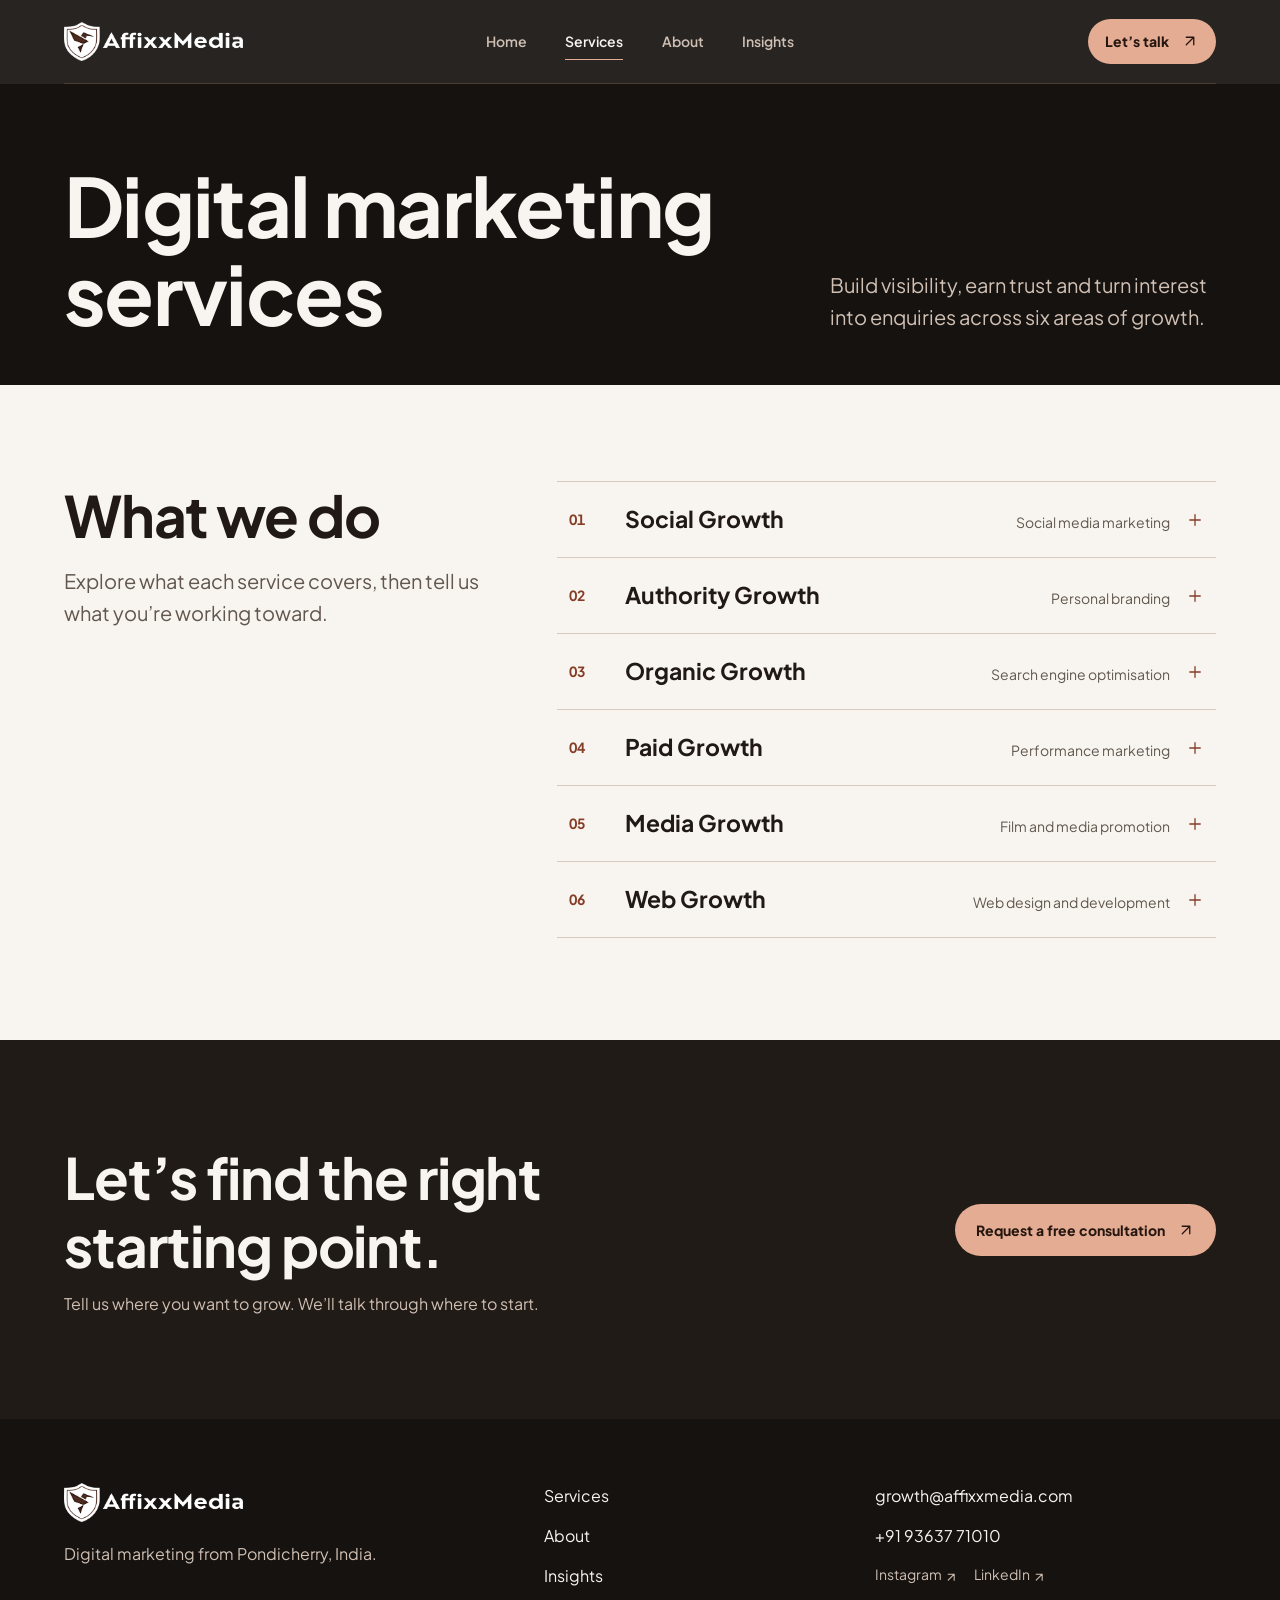
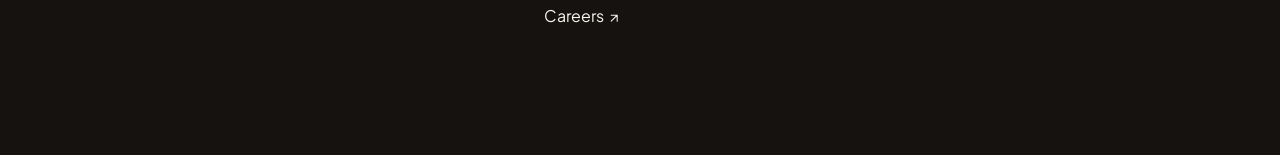
<file: services.html>
<!doctype html>
<html lang="en">
  <head>
    <meta charset="utf-8">
    <meta name="viewport" content="width=device-width, initial-scale=1">
    <meta name="description" content="Explore the six digital marketing services offered by AffixxMedia, from social media to website development.">
    <meta name="theme-color" content="#151210">
    <title>Digital Marketing Services | AffixxMedia</title>
    <link rel="icon" href="assets/favicon.ico">
    <link rel="stylesheet" href="styles.css">
    <script src="site.js" defer></script>
  </head>
  <body class="page-services">
    <a class="skip-link" href="#main">Skip to content</a>
    <header class="site-header">
      <div class="wrap header-inner">
        <a class="brand" href="index.html" aria-label="AffixxMedia home"><img src="assets/footer-logo.png" alt="AffixxMedia" width="511" height="111"></a>
        <nav class="desktop-nav" aria-label="Main navigation"><a href="index.html">Home</a><a href="services.html" aria-current="page">Services</a><a href="about.html">About</a><a href="insights.html">Insights</a></nav>
        <a class="button button-nav" href="contact.html">Let’s talk <svg class="icon" xmlns="http://www.w3.org/2000/svg" width="24" height="24" viewBox="0 0 24 24" fill="none" stroke="currentColor" stroke-width="1.75" stroke-linecap="round" stroke-linejoin="round" aria-hidden="true"><path d="M7 17 17 7M7 7h10v10"/></path></svg></a>
        <details class="mobile-menu">
          <summary><span>Menu</span><svg class="icon menu-icon" xmlns="http://www.w3.org/2000/svg" width="24" height="24" viewBox="0 0 24 24" fill="none" stroke="currentColor" stroke-width="1.75" stroke-linecap="round" stroke-linejoin="round" aria-hidden="true"><path d="M4 8h16M4 16h16"/></path></svg><svg class="icon close-icon" xmlns="http://www.w3.org/2000/svg" width="24" height="24" viewBox="0 0 24 24" fill="none" stroke="currentColor" stroke-width="1.75" stroke-linecap="round" stroke-linejoin="round" aria-hidden="true"><path d="m18 6-12 12M6 6l12 12"/></path></svg></summary>
          <nav aria-label="Mobile navigation"><a href="index.html">Home</a><a href="services.html" aria-current="page">Services</a><a href="about.html">About</a><a href="insights.html">Insights</a><a class="button" href="contact.html">Let’s talk <svg class="icon" xmlns="http://www.w3.org/2000/svg" width="24" height="24" viewBox="0 0 24 24" fill="none" stroke="currentColor" stroke-width="1.75" stroke-linecap="round" stroke-linejoin="round" aria-hidden="true"><path d="M7 17 17 7M7 7h10v10"/></path></svg></a></nav>
        </details>
      </div>
    </header>
    <main id="main">
      <section class="page-masthead dark-masthead">
        <div class="wrap masthead-inner">
          <h1>Digital marketing services</h1>
          <p>Build visibility, earn trust and turn interest into enquiries across six areas of growth.</p>
        </div>
      </section>
      <section class="section directory-section" aria-labelledby="directory-heading">
        <div class="wrap directory">
          <div class="section-intro">
            <h2 id="directory-heading">What we do</h2>
            <p>Explore what each service covers, then tell us what you’re working toward.</p>
          </div>
          <div class="service-details">
            <details class="service-detail" id="social">
              <summary><span class="service-number">01</span><span class="detail-title"><span>Social Growth</span><span>Social media marketing</span></span><svg class="icon" xmlns="http://www.w3.org/2000/svg" width="24" height="24" viewBox="0 0 24 24" fill="none" stroke="currentColor" stroke-width="1.75" stroke-linecap="round" stroke-linejoin="round" aria-hidden="true"><path d="M12 5v14M5 12h14"/></path></svg></summary>
              <div class="detail-content">
                <p>Build a more recognisable brand through content, campaigns and community.</p>
                <p>Content planning, social creative and community management.</p>
                <a class="text-link" href="contact.html?service=social">Discuss social growth <svg class="icon" xmlns="http://www.w3.org/2000/svg" width="24" height="24" viewBox="0 0 24 24" fill="none" stroke="currentColor" stroke-width="1.75" stroke-linecap="round" stroke-linejoin="round" aria-hidden="true"><path d="M5 12h14m-7-7 7 7-7 7"/></path></svg></a><a class="text-link original-service" href="https://affixxmedia.com/SocialMediaMarketing.html">Original service page <svg class="icon" xmlns="http://www.w3.org/2000/svg" width="24" height="24" viewBox="0 0 24 24" fill="none" stroke="currentColor" stroke-width="1.75" stroke-linecap="round" stroke-linejoin="round" aria-hidden="true"><path d="M7 17 17 7M7 7h10v10"/></path></svg></a>
              </div>
            </details>
            <details class="service-detail" id="authority">
              <summary><span class="service-number">02</span><span class="detail-title"><span>Authority Growth</span><span>Personal branding</span></span><svg class="icon" xmlns="http://www.w3.org/2000/svg" width="24" height="24" viewBox="0 0 24 24" fill="none" stroke="currentColor" stroke-width="1.75" stroke-linecap="round" stroke-linejoin="round" aria-hidden="true"><path d="M12 5v14M5 12h14"/></path></svg></summary>
              <div class="detail-content">
                <p>Give founders and leaders a clear voice and a consistent presence.</p>
                <p>Positioning, profile development and thought-leadership content.</p>
                <a class="text-link" href="contact.html?service=authority">Discuss authority growth <svg class="icon" xmlns="http://www.w3.org/2000/svg" width="24" height="24" viewBox="0 0 24 24" fill="none" stroke="currentColor" stroke-width="1.75" stroke-linecap="round" stroke-linejoin="round" aria-hidden="true"><path d="M5 12h14m-7-7 7 7-7 7"/></path></svg></a><a class="text-link original-service" href="https://affixxmedia.com/PersonalBranding.html">Original service page <svg class="icon" xmlns="http://www.w3.org/2000/svg" width="24" height="24" viewBox="0 0 24 24" fill="none" stroke="currentColor" stroke-width="1.75" stroke-linecap="round" stroke-linejoin="round" aria-hidden="true"><path d="M7 17 17 7M7 7h10v10"/></path></svg></a>
              </div>
            </details>
            <details class="service-detail" id="organic">
              <summary><span class="service-number">03</span><span class="detail-title"><span>Organic Growth</span><span>Search engine optimisation</span></span><svg class="icon" xmlns="http://www.w3.org/2000/svg" width="24" height="24" viewBox="0 0 24 24" fill="none" stroke="currentColor" stroke-width="1.75" stroke-linecap="round" stroke-linejoin="round" aria-hidden="true"><path d="M12 5v14M5 12h14"/></path></svg></summary>
              <div class="detail-content">
                <p>Make it easier for people already looking for you to find you.</p>
                <p>Search audits, on-page optimisation and content planning.</p>
                <a class="text-link" href="contact.html?service=organic">Discuss organic growth <svg class="icon" xmlns="http://www.w3.org/2000/svg" width="24" height="24" viewBox="0 0 24 24" fill="none" stroke="currentColor" stroke-width="1.75" stroke-linecap="round" stroke-linejoin="round" aria-hidden="true"><path d="M5 12h14m-7-7 7 7-7 7"/></path></svg></a><a class="text-link original-service" href="https://affixxmedia.com/SEO.html">Original service page <svg class="icon" xmlns="http://www.w3.org/2000/svg" width="24" height="24" viewBox="0 0 24 24" fill="none" stroke="currentColor" stroke-width="1.75" stroke-linecap="round" stroke-linejoin="round" aria-hidden="true"><path d="M7 17 17 7M7 7h10v10"/></path></svg></a>
              </div>
            </details>
            <details class="service-detail" id="paid">
              <summary><span class="service-number">04</span><span class="detail-title"><span>Paid Growth</span><span>Performance marketing</span></span><svg class="icon" xmlns="http://www.w3.org/2000/svg" width="24" height="24" viewBox="0 0 24 24" fill="none" stroke="currentColor" stroke-width="1.75" stroke-linecap="round" stroke-linejoin="round" aria-hidden="true"><path d="M12 5v14M5 12h14"/></path></svg></summary>
              <div class="detail-content">
                <p>Make advertising spend accountable to the actions that matter.</p>
                <p>Campaign strategy, creative testing and performance reporting.</p>
                <a class="text-link" href="contact.html?service=paid">Discuss paid growth <svg class="icon" xmlns="http://www.w3.org/2000/svg" width="24" height="24" viewBox="0 0 24 24" fill="none" stroke="currentColor" stroke-width="1.75" stroke-linecap="round" stroke-linejoin="round" aria-hidden="true"><path d="M5 12h14m-7-7 7 7-7 7"/></path></svg></a><a class="text-link original-service" href="https://affixxmedia.com/PerformanceMarketing.html">Original service page <svg class="icon" xmlns="http://www.w3.org/2000/svg" width="24" height="24" viewBox="0 0 24 24" fill="none" stroke="currentColor" stroke-width="1.75" stroke-linecap="round" stroke-linejoin="round" aria-hidden="true"><path d="M7 17 17 7M7 7h10v10"/></path></svg></a>
              </div>
            </details>
            <details class="service-detail" id="media">
              <summary><span class="service-number">05</span><span class="detail-title"><span>Media Growth</span><span>Film and media promotion</span></span><svg class="icon" xmlns="http://www.w3.org/2000/svg" width="24" height="24" viewBox="0 0 24 24" fill="none" stroke="currentColor" stroke-width="1.75" stroke-linecap="round" stroke-linejoin="round" aria-hidden="true"><path d="M12 5v14M5 12h14"/></path></svg></summary>
              <div class="detail-content">
                <p>Build anticipation around a release and keep audiences talking.</p>
                <p>Release campaigns, digital publicity and social promotion.</p>
                <a class="text-link" href="contact.html?service=media">Discuss media growth <svg class="icon" xmlns="http://www.w3.org/2000/svg" width="24" height="24" viewBox="0 0 24 24" fill="none" stroke="currentColor" stroke-width="1.75" stroke-linecap="round" stroke-linejoin="round" aria-hidden="true"><path d="M5 12h14m-7-7 7 7-7 7"/></path></svg></a><a class="text-link original-service" href="https://affixxmedia.com/MediaGrowth.html">Original service page <svg class="icon" xmlns="http://www.w3.org/2000/svg" width="24" height="24" viewBox="0 0 24 24" fill="none" stroke="currentColor" stroke-width="1.75" stroke-linecap="round" stroke-linejoin="round" aria-hidden="true"><path d="M7 17 17 7M7 7h10v10"/></path></svg></a>
              </div>
            </details>
            <details class="service-detail" id="web">
              <summary><span class="service-number">06</span><span class="detail-title"><span>Web Growth</span><span>Web design and development</span></span><svg class="icon" xmlns="http://www.w3.org/2000/svg" width="24" height="24" viewBox="0 0 24 24" fill="none" stroke="currentColor" stroke-width="1.75" stroke-linecap="round" stroke-linejoin="round" aria-hidden="true"><path d="M12 5v14M5 12h14"/></path></svg></summary>
              <div class="detail-content">
                <p>Give visitors a faster, clearer path from discovery to enquiry.</p>
                <p>Responsive design, website development and conversion-focused landing pages.</p>
                <a class="text-link" href="contact.html?service=web">Discuss web growth <svg class="icon" xmlns="http://www.w3.org/2000/svg" width="24" height="24" viewBox="0 0 24 24" fill="none" stroke="currentColor" stroke-width="1.75" stroke-linecap="round" stroke-linejoin="round" aria-hidden="true"><path d="M5 12h14m-7-7 7 7-7 7"/></path></svg></a><a class="text-link original-service" href="https://affixxmedia.com/WebDevelopment.html">Original service page <svg class="icon" xmlns="http://www.w3.org/2000/svg" width="24" height="24" viewBox="0 0 24 24" fill="none" stroke="currentColor" stroke-width="1.75" stroke-linecap="round" stroke-linejoin="round" aria-hidden="true"><path d="M7 17 17 7M7 7h10v10"/></path></svg></a>
              </div>
            </details>
          </div>
        </div>
      </section>
      <section class="contact-band">
        <div class="wrap contact-band-inner">
          <div>
            <h2>Let’s find the right starting point.</h2>
            <p>Tell us where you want to grow. We’ll talk through where to start.</p>
          </div>
          <a class="button" href="contact.html">Request a free consultation <svg class="icon" xmlns="http://www.w3.org/2000/svg" width="24" height="24" viewBox="0 0 24 24" fill="none" stroke="currentColor" stroke-width="1.75" stroke-linecap="round" stroke-linejoin="round" aria-hidden="true"><path d="M7 17 17 7M7 7h10v10"/></path></svg></a>
        </div>
      </section>
    </main>
    <footer class="site-footer">
      <div class="wrap">
        <div class="footer-main">
          <div>
            <a class="brand" href="index.html" aria-label="AffixxMedia home"><img src="assets/footer-logo.png" alt="AffixxMedia" width="511" height="111"></a>
            <p>Digital marketing from Pondicherry, India.</p>
          </div>
          <nav aria-label="Footer navigation"><a href="services.html">Services</a><a href="about.html">About</a><a href="insights.html">Insights</a><a href="https://affixxmedia.com/careers.html">Careers <svg class="icon" xmlns="http://www.w3.org/2000/svg" width="24" height="24" viewBox="0 0 24 24" fill="none" stroke="currentColor" stroke-width="1.75" stroke-linecap="round" stroke-linejoin="round" aria-hidden="true"><path d="M7 17 17 7M7 7h10v10"/></path></svg></a></nav>
          <div class="footer-reach">
            <a href="mailto:growth@affixxmedia.com">growth@affixxmedia.com</a><a href="tel:+919363771010">+91 93637 71010</a>
            <div class="social-links"><a href="https://www.instagram.com/affixxmedia/">Instagram <svg class="icon" xmlns="http://www.w3.org/2000/svg" width="24" height="24" viewBox="0 0 24 24" fill="none" stroke="currentColor" stroke-width="1.75" stroke-linecap="round" stroke-linejoin="round" aria-hidden="true"><path d="M7 17 17 7M7 7h10v10"/></path></svg></a><a href="https://www.linkedin.com/company/affixxmedia/">LinkedIn <svg class="icon" xmlns="http://www.w3.org/2000/svg" width="24" height="24" viewBox="0 0 24 24" fill="none" stroke="currentColor" stroke-width="1.75" stroke-linecap="round" stroke-linejoin="round" aria-hidden="true"><path d="M7 17 17 7M7 7h10v10"/></path></svg></a></div>
          </div>
        </div>
        <div class="footer-base">
          <span>© AffixxMedia</span>
          <div><a href="https://affixxmedia.com/privacy_policy.html">Privacy</a><a href="https://affixxmedia.com/terms_conditions.html">Terms</a></div>
        </div>
      </div>
    </footer>
  </body>
</html>
</file>
<file: styles.css>
/* Hallmark · shape: editorial index · genre: editorial · theme: brand · redesign: full
 * paper: warm ivory · accent: AffixxMedia copper · display: Plus Jakarta Sans · body: Plus Jakarta Sans · hero: copper stage (home), compact masthead (interiors) · nav: edge-aligned · footer: contact index · signature: folded copper rising in dark space
 * brand: AffixxMedia (spec 2026-11-04) · axes: light/grotesk-heavy/warm · posture: restrained · v2.0.0 */
/* Hallmark · pre-emit critique: P4 H4 E4 S4 R4 V4 · weakest: hero specificity, addressed with a material taken from the original copper identity */
/* Hallmark · waive 44c · home includes a client strip in the first screen and inner pages use compact mastheads · visitors can reach services, articles or contact fields without scrolling past a second large cover */
/* Hallmark · waive 59 · the client marks sit directly below the home hero on a contrasting surface · clients see proof alongside the consultation before moving to services and contact */
/* Hallmark · waive 77 · mission and vision are paired statements and the contact page is a single task · the about page retains the agency's two statements and the contact page stays focused on the enquiry */
/* Hallmark · dismissed 25 · the 34ch measure is a one-sentence homepage lead beside the sculpture */
/* Hallmark · hero-review: fix · shifted the sculpture away from the copy and named Pondicherry */
/* Hallmark · finish-review: subagent · resolved form validation and placement, shortened the About values, and made the service and contact headings direct */
@import url("./tokens.css");
@import url("./base.css");

.wrap { width: min(calc(100% - var(--gutter) * 2), var(--container)); margin-inline: auto; }
.section { padding-block: var(--section-space); }
.icon { width: 1.125rem; height: 1.125rem; flex: none; vertical-align: middle; }
.skip-link {
  position: fixed;
  z-index: 5;
  inset: .5rem auto auto .5rem;
  padding: var(--space-2) var(--space-3);
  background: var(--color-paper);
  transform: translateY(-200%);
}
.skip-link:focus { transform: none; }
.button {
  display: inline-flex;
  min-height: 3.25rem;
  align-items: center;
  justify-content: center;
  gap: var(--space-2);
  width: fit-content;
  max-width: 100%;
  border: 1px solid var(--color-transparent);
  border-radius: var(--radius-pill);
  padding: .65rem 1.25rem;
  background: var(--color-accent);
  color: var(--color-accent-ink);
  font-size: var(--text-small);
  font-weight: 750;
  text-decoration: none;
  white-space: nowrap;
  transition: transform var(--dur-short) var(--ease-out), background-color var(--dur-short) var(--ease-out), box-shadow var(--dur-short) var(--ease-out);
}
.button:is(:hover, :focus-visible) { background: var(--color-accent-hover); box-shadow: 0 4px 20px rgb(185 118 95 / .3); }
.button:disabled { opacity: .55; cursor: not-allowed; transform: none; }
.button[aria-busy="true"] { cursor: progress; }
.button-secondary {
  border-color: var(--color-rule-input);
  background: var(--color-transparent);
  color: var(--color-ink);
}
.button-secondary:is(:hover, :focus-visible) { background: var(--color-paper-3); box-shadow: none; }
.text-link {
  display: inline-flex;
  min-height: 2.75rem;
  align-items: center;
  gap: var(--space-1);
  width: fit-content;
  font-size: var(--text-small);
  font-weight: 700;
  text-decoration: none;
}
.text-link:hover { text-decoration: underline; }
.actions { display: flex; align-items: center; flex-wrap: wrap; gap: var(--space-3) var(--space-4); }

.site-header, .home-hero, .site-footer, .contact-band, .dark-masthead {
  --focus-ring: var(--color-focus-dark);
  background: var(--color-night);
  color: var(--color-paper);
}
.site-header {
  position: sticky;
  top: 0;
  z-index: 2;
  backdrop-filter: blur(12px);
  background: rgb(21 18 16 / .92);
  transition: min-height 300ms var(--ease-out), box-shadow 300ms var(--ease-out);
}
.header-scrolled {
  box-shadow: 0 2px 24px rgb(0 0 0 / .25);
}
.header-scrolled .header-inner {
  min-height: 4rem;
}
.header-scrolled .brand {
  width: 9rem;
}
.header-inner {
  display: grid;
  min-height: 5.25rem;
  grid-template-columns: minmax(0, 1fr) auto minmax(0, 1fr);
  align-items: center;
  gap: var(--space-4);
  border-bottom: 1px solid var(--color-night-rule);
  transition: min-height 300ms var(--ease-out);
}
.brand { display: inline-block; width: 11.2rem; max-width: 100%; transition: width 300ms var(--ease-out); }
.brand img { width: 100%; }
.desktop-nav { display: flex; align-items: center; gap: clamp(1.4rem, 3vw, 2.75rem); }
.desktop-nav a {
  position: relative;
  display: grid;
  align-items: center;
  min-height: 2.75rem;
  color: var(--color-night-muted);
  font-size: var(--text-small);
  font-weight: 600;
  text-decoration: none;
  transition: color var(--dur-short) var(--ease-out);
}
.desktop-nav a:hover, .desktop-nav a[aria-current="page"] { color: var(--color-paper); }
.desktop-nav a[aria-current="page"]::after {
  position: absolute;
  inset: auto 0 .25rem;
  height: 1px;
  background: var(--color-accent);
  content: "";
}
.button-nav { justify-self: end; min-height: 2.75rem; padding-inline: var(--space-3); }
.mobile-menu { display: none; }

.home-hero { isolation: isolate; overflow: hidden; }
.stage-inner {
  display: grid;
  position: relative;
  grid-template-columns: minmax(0, 1.32fr) minmax(0, 1fr);
  min-height: clamp(34rem, 49vw, 42rem);
  align-items: center;
}
.stage-copy { z-index: 1; padding-block: var(--space-7); }
.stage-copy h1 { font-size: var(--text-display); text-wrap: initial; }
.stage-copy p {
  margin-block: var(--space-4) var(--space-5);
  max-width: 34ch;
  color: var(--color-night-muted);
  font-size: var(--text-lead);
}
.hero-art {
  position: absolute;
  inset: 0 calc(var(--gutter) * -.4) 0 43%;
  overflow: clip;
  pointer-events: none;
}
.hero-art img { width: 100%; height: 100%; object-fit: cover; object-position: 54% center; }
.hero-art::after {
  position: absolute;
  inset: 0;
  background:
    linear-gradient(90deg, var(--color-night) 0%, var(--color-stage-fade) 33%, var(--color-stage-fade) 91%, var(--color-night) 100%),
    linear-gradient(0deg, var(--color-night), var(--color-stage-fade) 15%, var(--color-stage-fade) 90%, var(--color-night));
  content: "";
}

@media (max-width: 56rem) {
  .header-inner { min-height: 4.5rem; grid-template-columns: minmax(0, 1fr) auto; }
  .desktop-nav, .button-nav { display: none; }
  .mobile-menu { display: block; }
  .mobile-menu summary {
    display: flex;
    align-items: center;
    gap: var(--space-1);
    min-height: 2.75rem;
    color: var(--color-paper);
    font-size: var(--text-small);
    font-weight: 700;
    list-style: none;
  }
  .mobile-menu summary::-webkit-details-marker { display: none; }
  .mobile-menu .close-icon, .mobile-menu[open] .menu-icon { display: none; }
  .mobile-menu[open] .close-icon { display: block; }
  .mobile-menu:not([open]) > nav { display: none; }
  .mobile-menu nav {
    position: absolute;
    top: 100%;
    right: var(--gutter);
    left: var(--gutter);
    display: grid;
    gap: .125rem;
    max-block-size: calc(100vh - 4.5rem - var(--space-2));
    max-block-size: calc(100dvh - 4.5rem - var(--space-2));
    overflow-y: auto;
    padding: var(--space-3);
    border: 1px solid var(--color-night-rule);
    border-radius: var(--radius-card);
    background: var(--color-night-2);
  }
  .mobile-menu nav a:not(.button) {
    display: grid;
    align-items: center;
    min-height: 2.75rem;
    padding-inline: var(--space-2);
    text-decoration: none;
  }
  .mobile-menu nav a[aria-current="page"] { color: var(--color-accent); }
  .mobile-menu nav .button { margin-block-start: var(--space-1); }
  .stage-inner { grid-template-columns: minmax(0, 1.8fr) minmax(0, 1fr); }
  .hero-art { inset-inline-start: 44%; }
  .hero-art::after {
    background:
      linear-gradient(90deg, var(--color-night) 14%, var(--color-stage-fade) 65%, var(--color-stage-fade) 94%, var(--color-night)),
      linear-gradient(0deg, var(--color-night), var(--color-stage-fade) 15%, var(--color-stage-fade) 90%, var(--color-night));
  }
}
@media (max-width: 42rem) {
  .brand { width: 9.75rem; }
  .stage-inner { display: flex; flex-direction: column; align-items: stretch; min-height: 0; }
  .stage-copy { padding-block: var(--space-6) 0; }
  .stage-copy h1 { font-size: clamp(2.75rem, 10vw, 4.3rem); }
  .stage-copy p { margin-block: var(--space-3) var(--space-4); }
  .hero-art { position: relative; inset: auto; margin-inline: calc(var(--gutter) * -1); aspect-ratio: 1.67; }
  .hero-art::after { background: linear-gradient(0deg, var(--color-night), var(--color-stage-fade) 24%, var(--color-stage-fade) 85%, var(--color-night)); }
  .desktop-break { display: none; }
}
.client-band { background: var(--color-paper-2); overflow: hidden; }
.client-inner {
  display: grid;
  grid-template-columns: minmax(0, .29fr) minmax(0, 1fr);
  gap: var(--gap-columns);
  align-items: center;
  padding-block: var(--space-5);
}
.client-inner h2 {
  font: 650 var(--text-small)/1.4 var(--font-body);
  letter-spacing: 0;
  color: var(--color-muted);
}
.client-logos {
  display: grid;
  grid-template-columns: repeat(5, minmax(0, 1fr));
  gap: var(--space-4);
  align-items: center;
  padding: 0;
  list-style: none;
}
.client-logos img {
  width: 100%;
  height: 3.25rem;
  object-fit: contain;
  filter: grayscale(1) brightness(.38);
  transition: filter 400ms var(--ease-out), transform 400ms var(--ease-out);
}
.client-logos li:hover img {
  filter: grayscale(0) brightness(1);
  transform: scale(1.08);
}

.service-overview, .proof-inner, .directory, .values-grid {
  display: grid;
  grid-template-columns: minmax(0, .8fr) minmax(0, 1.2fr);
  gap: var(--gap-columns);
  align-items: start;
}
.section-intro h2, .proof-intro h2 { max-width: 13ch; }
.section-intro p, .masthead-inner p, .about-grid p, .contact-intro > p {
  margin-block: var(--space-3) var(--space-4);
  color: var(--color-muted);
  font-size: var(--text-lead);
}
.section-intro .text-link { color: var(--color-accent-deep); }
.service-index {
  padding: 0;
  border-block-start: 1px solid var(--color-rule);
  list-style: none;
}
.service-row, .service-detail summary {
  display: grid;
  grid-template-columns: 2.5rem minmax(0, 1fr) minmax(0, .98fr) 1.125rem;
  gap: var(--space-3);
  align-items: center;
  min-height: 4.75rem;
  padding: var(--space-3) var(--space-2);
  border-block-end: 1px solid var(--color-rule);
  text-decoration: none;
}
.service-row:is(:hover, :focus-visible), .service-detail summary:is(:hover, :focus-visible) { background: var(--color-paper-2); }
.service-number {
  color: var(--color-accent-deep);
  font-size: var(--text-small);
  font-weight: 700;
  font-variant-numeric: tabular-nums;
}
.service-name { font-size: var(--text-subheading); font-weight: 700; line-height: 1.25; }
.service-category { color: var(--color-muted); font-size: var(--text-small); line-height: 1.4; }
.service-row .icon, .service-detail .icon { color: var(--color-accent-deep); }

.proof-section { background: var(--color-paper-2); }
.quote-list { display: grid; gap: var(--space-5); }
.quote { margin: 0; }
.quote blockquote {
  font-family: var(--font-display);
  font-size: clamp(1.875rem, 1.4rem + 1.9vw, 3rem);
  font-weight: 650;
  line-height: 1.25;
  letter-spacing: var(--tracking-heading);
}
.quote blockquote p { max-width: 45ch; }
.quote figcaption { display: flex; align-items: center; gap: var(--space-3); margin-block-start: var(--space-5); }
.quote figcaption img { width: 3.5rem; height: 3.5rem; border-radius: 50%; object-fit: cover; }
.quote figcaption strong, .quote figcaption span span { display: block; }
.quote figcaption span span { color: var(--color-muted); font-size: var(--text-small); }
.quote-controls { display: flex; gap: var(--space-1); margin-top: var(--space-4); }
.round-button {
  display: grid;
  width: 2.875rem;
  height: 2.875rem;
  place-items: center;
  border: 1px solid var(--color-rule-input);
  border-radius: var(--radius-pill);
  background: var(--color-transparent);
  color: var(--color-ink);
}
.round-button:is(:hover, :focus-visible) { background: var(--color-paper-3); }

.section-heading {
  display: flex;
  align-items: end;
  justify-content: space-between;
  gap: var(--space-4);
  margin-bottom: var(--space-5);
}
.section-heading .text-link { flex: none; color: var(--color-accent-deep); }
.article-grid, .mission-grid, .about-grid, .contact-grid {
  display: grid;
  grid-template-columns: repeat(2, minmax(0, 1fr));
  gap: var(--gap-columns);
}
.insight-link {
  display: block;
  height: 100%;
  padding-block-end: var(--space-4);
  border-block-end: 1px solid var(--color-rule);
  text-decoration: none;
}
.article img {
  width: 100%;
  aspect-ratio: 1.65;
  object-fit: cover;
  border-radius: var(--radius-card);
  background: var(--color-paper-2);
  overflow: hidden;
}
.article-heading {
  display: flex;
  align-items: center;
  justify-content: space-between;
  gap: var(--space-3);
  margin-block: var(--space-3) var(--space-1);
}
.article-heading .icon { color: var(--color-accent-deep); }
.article p { margin-top: var(--space-1); color: var(--color-muted); }
.insight-link:is(:hover, :focus-visible) h3 { text-decoration: underline; }

.contact-band { padding-block: var(--section-space); background: var(--color-night-2); color: var(--color-paper); }
.contact-band-inner { display: flex; align-items: center; justify-content: space-between; gap: var(--space-5); }
.contact-band p { margin-top: var(--space-2); color: var(--color-night-muted); }
.contact-band .button { flex: none; }
.site-footer { padding-block: var(--space-7) var(--space-4); }
.footer-main {
  display: grid;
  grid-template-columns: minmax(0, 1fr) minmax(0, .65fr) minmax(0, .8fr);
  gap: var(--gap-columns);
  padding-bottom: var(--space-6);
}
.footer-main p { margin-top: var(--space-2); color: var(--color-night-muted); }
.footer-main nav, .footer-reach { display: grid; justify-items: start; align-content: start; gap: var(--space-1); }
.footer-main nav a, .footer-reach a { min-height: 2rem; }
.footer-main a, .footer-base a { overflow-wrap: anywhere; text-decoration: none; }
.footer-main a:hover, .footer-base a:hover { text-decoration: underline; }
.footer-main .icon { width: .9rem; height: .9rem; }
.social-links { display: flex; flex-wrap: wrap; gap: 0 var(--space-3); color: var(--color-night-muted); font-size: var(--text-small); }
.footer-base { display: flex; flex-wrap: wrap; justify-content: space-between; gap: var(--space-3); padding-top: var(--space-4); border-top: 1px solid var(--color-night-rule); color: var(--color-night-muted); font-size: var(--text-small); }
.footer-base > div { display: flex; gap: var(--space-4); }

.page-masthead { padding-block: clamp(var(--space-6), 6vw, var(--space-8)) var(--space-6); }
.directory-section, .insight-index { padding-block-start: var(--space-8); }
.masthead-inner {
  display: grid;
  grid-template-columns: minmax(0, 1.2fr) minmax(0, .65fr);
  align-items: end;
  gap: var(--gap-columns);
}
.masthead-inner h1 { max-width: 16ch; }
.masthead-inner p { margin-block: 0 .25rem; max-width: 32ch; }
.dark-masthead p { color: var(--color-night-muted); }
.service-details { border-block-start: 1px solid var(--color-rule); }
.service-detail { scroll-margin-block: var(--space-4); }
.service-detail summary { grid-template-columns: 2.5rem minmax(0, 1fr) 1.125rem; list-style: none; }
.service-detail summary::-webkit-details-marker { display: none; }
.service-detail[open] summary { background: var(--color-paper-2); }
.service-detail[open] summary .icon { rotate: 45deg; }
.detail-title { display: flex; flex-wrap: wrap; justify-content: space-between; align-items: baseline; gap: var(--space-1) var(--space-3); }
.detail-title > span:first-child { font-size: var(--text-subheading); font-weight: 700; }
.detail-title > span:last-child { color: var(--color-muted); font-size: var(--text-small); }
.detail-content { padding: var(--space-4) var(--space-3) var(--space-4) var(--space-7); border-bottom: 1px solid var(--color-rule); }
.detail-content p + p { margin-top: var(--space-1); color: var(--color-muted); }
.detail-content .text-link { margin-top: var(--space-2); margin-inline-end: var(--space-3); color: var(--color-accent-deep); }

.about-hero { padding-block-end: var(--space-6); }
.about-grid { align-items: center; }
.about-grid h1 { max-width: 13ch; }
.about-grid figure { overflow: clip; border-radius: var(--radius-card); }
.about-grid img { width: 100%; aspect-ratio: 1.3; object-fit: cover; transition: transform 600ms var(--ease-out); }
.about-grid figure:hover img { transform: scale(1.04); }
.mission-section { padding-block-start: var(--space-8); background: var(--color-paper-2); }
.mission-grid h2 { font-size: clamp(2.1rem, 1.65rem + 1.3vw, 3rem); }
.mission-grid p { margin-top: var(--space-3); color: var(--color-muted); font-size: var(--text-lead); max-width: 50ch; }
.values-list { margin: 0; border-block-start: 1px solid var(--color-rule); }
.values-list > div { display: grid; grid-template-columns: minmax(0, .8fr) minmax(0, 1.2fr); gap: var(--space-4); padding-block: var(--space-4); border-bottom: 1px solid var(--color-rule); }
.values-list dt { font-size: var(--text-subheading); font-weight: 700; }
.values-list dd, .contact-list dd { margin: 0; }
.values-list dd { color: var(--color-muted); }
.contact-grid { align-items: start; }
.contact-intro h1 { max-width: 11ch; }
.contact-list { margin-block: var(--space-6) var(--space-3); border-top: 1px solid var(--color-rule); }
.contact-list > div { display: grid; grid-template-columns: 4.5rem minmax(0, 1fr); gap: var(--space-3); padding-block: var(--space-3); border-bottom: 1px solid var(--color-rule); }
.contact-list dt { color: var(--color-muted); font-size: var(--text-small); font-weight: 650; }
.contact-list dd { overflow-wrap: anywhere; }
.contact-intro .text-link { color: var(--color-accent-deep); }
.contact-panel { padding: clamp(1.25rem, 4vw, 2.75rem); background: var(--color-paper-2); border-radius: var(--radius-card); }
.contact-panel h2 { font-size: clamp(1.75rem, 1.35rem + 1.2vw, 2.5rem); }
.contact-panel > p { margin-block: var(--space-2) var(--space-4); color: var(--color-muted); }
.enquiry-form { display: grid; gap: var(--space-3); }
.form-pair { display: grid; grid-template-columns: repeat(2, minmax(0, 1fr)); gap: var(--space-3); }
.enquiry-form label { display: block; min-width: 0; font-weight: 650; }
.enquiry-form label span { font-weight: 400; color: var(--color-muted); }
.enquiry-form input, .enquiry-form select, .enquiry-form textarea {
  display: block;
  width: 100%;
  min-width: 0;
  min-height: 2.875rem;
  margin-top: var(--space-1);
  padding: .55rem .7rem;
  border: 1px solid var(--color-rule-input);
  border-radius: var(--radius-input);
  background: var(--color-white);
  color: var(--color-ink);
  caret-color: var(--color-accent-deep);
  font-size: var(--text-body);
  font-weight: 400;
  line-height: 1.5;
  transition: border-color var(--dur-short) var(--ease-out), box-shadow var(--dur-short) var(--ease-out);
}
.enquiry-form input:focus, .enquiry-form select:focus, .enquiry-form textarea:focus {
  border-color: var(--color-accent);
  box-shadow: 0 0 0 3px rgb(228 172 147 / .2);
}
.enquiry-form textarea { resize: vertical; }
.enquiry-form .button { margin-top: var(--space-1); }
.draft-note:empty { display: none; }
.draft-note { font-size: var(--text-small); color: var(--color-muted); }

@media (max-width: 56rem) {
  .service-overview, .proof-inner, .directory, .values-grid { grid-template-columns: minmax(0, .7fr) minmax(0, 1.3fr); }
  .service-row, .service-detail summary { grid-template-columns: 2rem minmax(0, 1fr) 1.125rem; gap: var(--space-1) var(--space-2); }
  .service-row .service-category { grid-area: 2 / 2; }
  .service-row .icon { grid-area: 1 / 3 / 3; }
  .form-pair { grid-template-columns: minmax(0, 1fr); }
  .detail-content { padding-inline-start: 3.25rem; }
}
@media (max-width: 42rem) {
  .client-inner, .service-overview, .proof-inner, .directory, .values-grid, .masthead-inner,
  .article-grid, .mission-grid, .about-grid, .contact-grid { grid-template-columns: minmax(0, 1fr); }
  .client-inner { gap: var(--space-3); }
  .client-logos { grid-template-columns: repeat(3, minmax(0, 1fr)); gap: var(--space-2) var(--space-3); }
  .client-logos img { height: 2.65rem; }
  .section-heading, .contact-band-inner { display: grid; justify-content: start; gap: var(--space-3); }
  .footer-main { grid-template-columns: minmax(0, .65fr) minmax(0, 1.35fr); gap: var(--space-5) var(--space-3); }
  .footer-main > div:first-child { grid-column: 1 / -1; }
  .footer-reach { font-size: var(--text-small); }
  .site-footer { padding-top: var(--space-6); }
  .masthead-inner { gap: var(--space-3); }
  .contact-list { margin-block-start: var(--space-4); }
  .directory-section, .insight-index, .mission-section { padding-block-start: var(--section-space); }
}
@media (max-width: 23rem) {
  .button { white-space: normal; text-align: center; }
  .footer-main { grid-template-columns: minmax(0, 1fr); }
  .values-list > div { grid-template-columns: minmax(0, 1fr); gap: var(--space-1); }
  .contact-list > div { grid-template-columns: minmax(0, 1fr); gap: var(--space-1); }
}

/* ─── ANIMATIONS ──────────────────────────────────────────────── */

@media (prefers-reduced-motion: no-preference) {
  body {
    --entrance-distance: 1.5rem;
    --entrance-time: 650ms;
  }

  html { scroll-behavior: smooth; }

  /*
   * GPU compositing: promote hero layers so animations run on the
   * compositor thread and never cause a main-thread repaint flash.
   */
  .hero-art,
  .hero-art img,
  .stage-copy {
    transform: translateZ(0);
    backface-visibility: hidden;
  }

  /* ── Hero entrance ── */
  .stage-copy > * {
    animation: fade-up var(--entrance-time) var(--ease-out) both;
  }
  .stage-copy h1  { animation-delay:   0ms; }
  .stage-copy p   { animation-delay: 110ms; }
  .stage-copy .actions { animation-delay: 220ms; }

  /* Hero art: scale only, no opacity flash */
  .hero-art img {
    animation: settle-art 1200ms var(--ease-out) both;
  }

  /* ── Inner page mastheads ── */
  .masthead-inner > * {
    animation: fade-up var(--entrance-time) var(--ease-out) both;
  }
  .masthead-inner > *:nth-child(2) { animation-delay: 100ms; }

  .about-grid > * {
    animation: fade-up var(--entrance-time) var(--ease-out) both;
  }
  .about-grid > *:nth-child(2) { animation-delay: 140ms; }

  /*
   * Scroll-reveal approach — flicker-free:
   *   1. JS marks below-fold elements with [data-anim="wait"].
   *   2. CSS hides them via opacity/transform (no layout shift).
   *   3. JS swaps to [data-anim="play"] when in view.
   *   4. `animation-fill-mode: both` locks the final state — we
   *      never remove the class, so there's no teardown flash.
   */
  [data-anim="wait"] {
    opacity: 0;
    transform: translate3d(0, var(--entrance-distance), 0);
    will-change: opacity, transform;
  }
  [data-anim="play"] {
    animation: fade-up var(--entrance-time) var(--ease-out) both;
  }

  /* ── Menu / accordion open ── */
  .mobile-menu[open] > nav,
  .service-detail[open] > .detail-content {
    --entrance-distance: -.375rem;
    animation: fade-up 240ms var(--ease-out) both;
  }

  /* ── Quote carousel ── */
  .quote-changed .quote:not([hidden]) { animation: quote-in 300ms var(--ease-out) both; }

  /* ── Hover transitions ── */
  .service-row,
  .service-detail summary { transition: background-color var(--dur-short) var(--ease-out); }

  .insight-link { transition: border-color var(--dur-short) var(--ease-out); }

  .button .icon,
  .text-link .icon,
  .service-row .icon,
  .insight-link .icon { transition: transform var(--dur-short) var(--ease-out); }

  /* Article images: isolated stacking context stops compositing conflicts */
  .article { isolation: isolate; }
  .article img { transition: transform 380ms var(--ease-out), box-shadow 380ms var(--ease-out); }

  .service-detail summary .icon { transition: rotate var(--dur-short) var(--ease-out); }

  .button:focus-visible .icon,
  .service-row:focus-visible .icon,
  .insight-link:focus-visible .icon { transform: translate(3px, -3px); }
  .text-link:focus-visible .icon { transform: translateX(4px); }

  .button:not(:disabled):active { transform: translateY(1px); }
  .round-button {
    transition: transform var(--dur-short) var(--ease-out),
                background-color var(--dur-short) var(--ease-out);
  }
  .round-button:active { transform: scale(.93); }

  /* Service number pop */
  .service-row .service-number,
  .service-detail summary .service-number {
    transition: color 280ms var(--ease-out);
  }
  .service-row:hover .service-number,
  .service-detail summary:hover .service-number { color: var(--color-accent); }

  /* ── Desktop-only hover effects ── */
  @media (hover: hover) and (pointer: fine) {
    .button:not(:disabled):hover:not(:active) { transform: translateY(-2px); }
    .button:hover .icon,
    .service-row:hover .icon,
    .insight-link:hover .icon { transform: translate(3px, -3px); }
    .text-link:hover .icon { transform: translateX(4px); }
    .insight-link:hover { border-color: var(--color-brand); }

    /* Image lift: wrapped in isolation so transform doesn't escape */
    .insight-link:hover img {
      transform: translateY(-5px);
      box-shadow: 0 10px 28px rgb(0 0 0 / .1);
    }

    .contact-panel {
      transition: transform 380ms var(--ease-out), box-shadow 380ms var(--ease-out);
    }
    .contact-panel:hover {
      transform: translateY(-3px);
      box-shadow: 0 14px 44px rgb(0 0 0 / .07);
    }

    .values-list > div {
      transition: padding-left 280ms var(--ease-out), background-color 280ms var(--ease-out);
      border-radius: var(--radius-input);
    }
    .values-list > div:hover {
      padding-left: var(--space-3);
      background: rgb(228 172 147 / .06);
    }

    .quote figcaption img {
      transition: transform 280ms var(--ease-out), box-shadow 280ms var(--ease-out);
    }
    .quote figcaption img:hover {
      transform: scale(1.08);
      box-shadow: 0 4px 14px rgb(0 0 0 / .1);
    }

    .footer-main a,
    .footer-base a { transition: color var(--dur-short) var(--ease-out); }
    .footer-main a:hover,
    .footer-base a:hover { color: var(--color-accent); }
  }

  @media (max-width: 42rem) {
    body {
      --entrance-distance: .875rem;
      --entrance-time: 480ms;
    }
    .hero-art img { animation-duration: 750ms; }
  }
}

/* ─── KEYFRAMES ───────────────────────────────────────────────── */

@keyframes fade-up {
  from {
    opacity: 0;
    transform: translate3d(0, var(--entrance-distance), 0);
  }
  to {
    opacity: 1;
    transform: translate3d(0, 0, 0);
  }
}

@keyframes settle-art {
  from {
    opacity: 0;
    transform: scale(1.1) translateZ(0);
  }
  to {
    opacity: 1;
    transform: scale(1) translateZ(0);
  }
}

@keyframes quote-in {
  from {
    opacity: 0;
    transform: translate3d(calc(.6rem * var(--quote-direction, 1)), 0, 0);
  }
  to {
    opacity: 1;
    transform: translate3d(0, 0, 0);
  }
}
</file>
